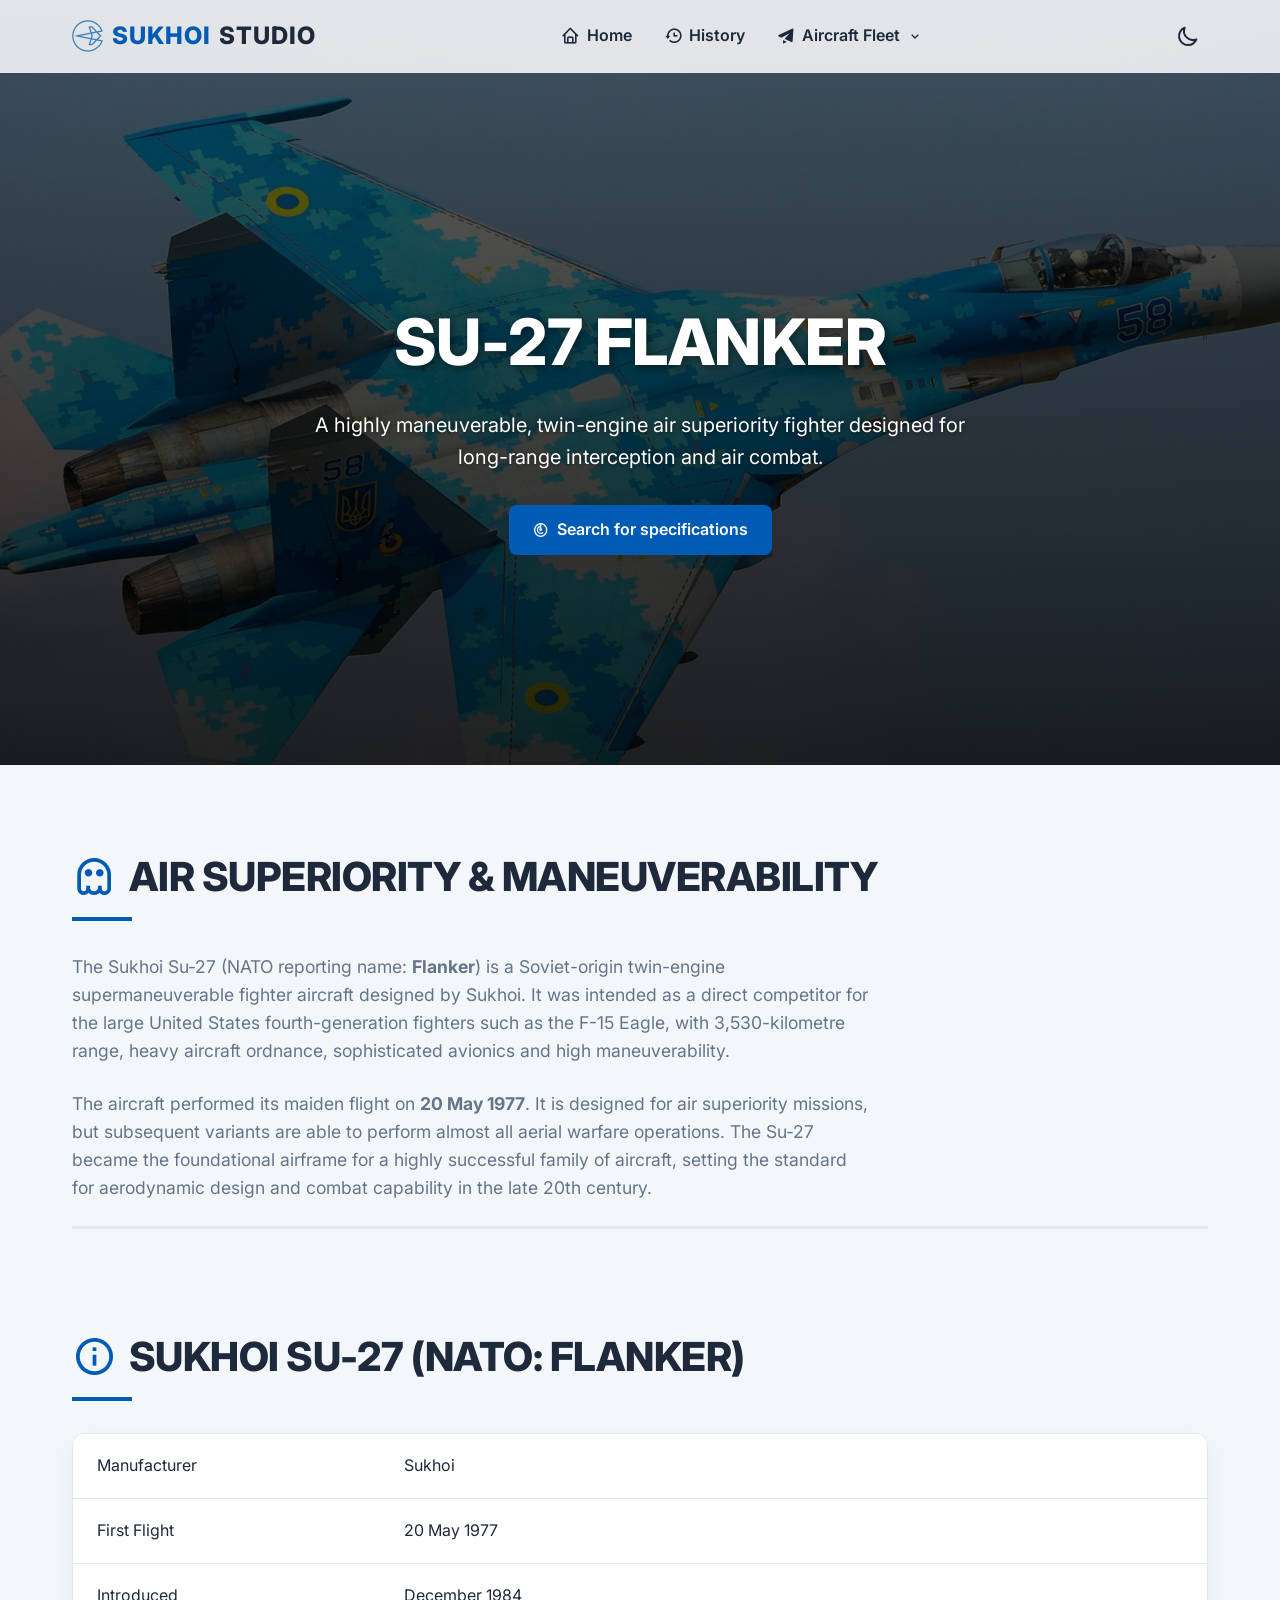
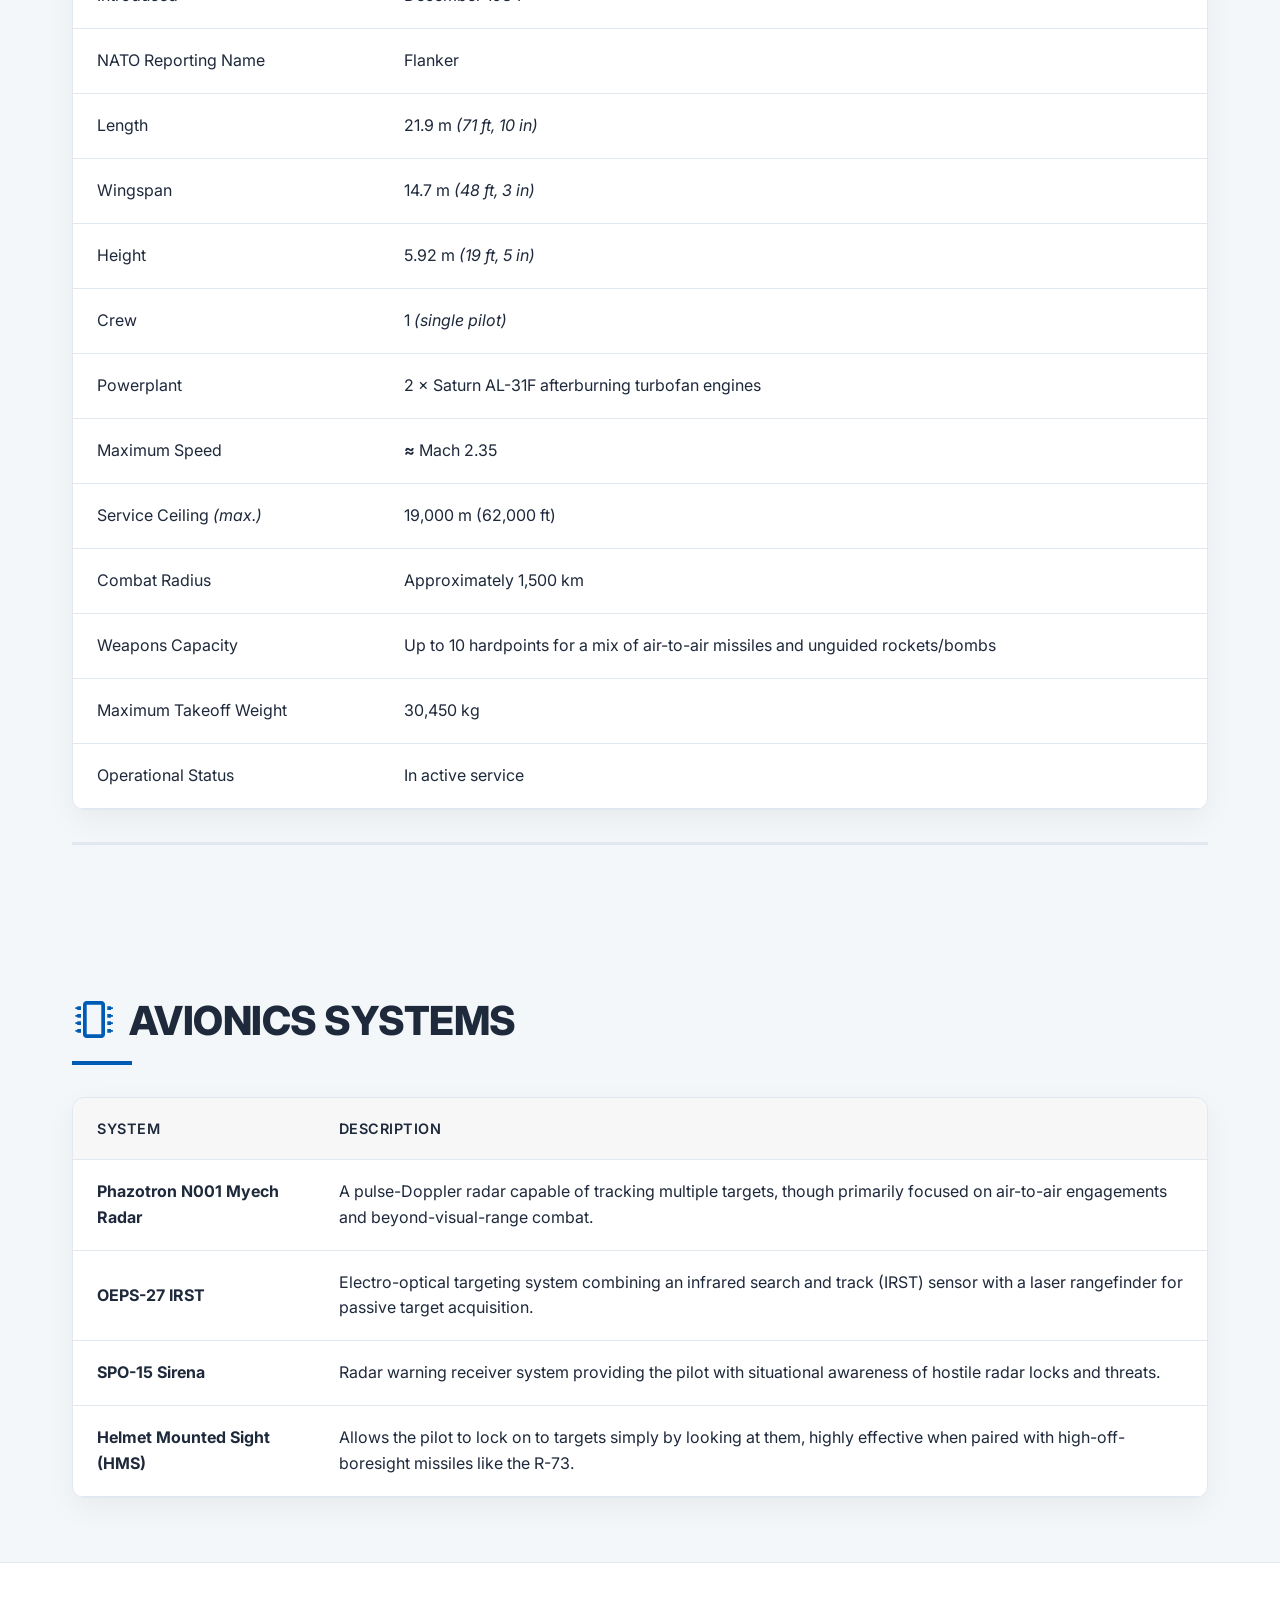
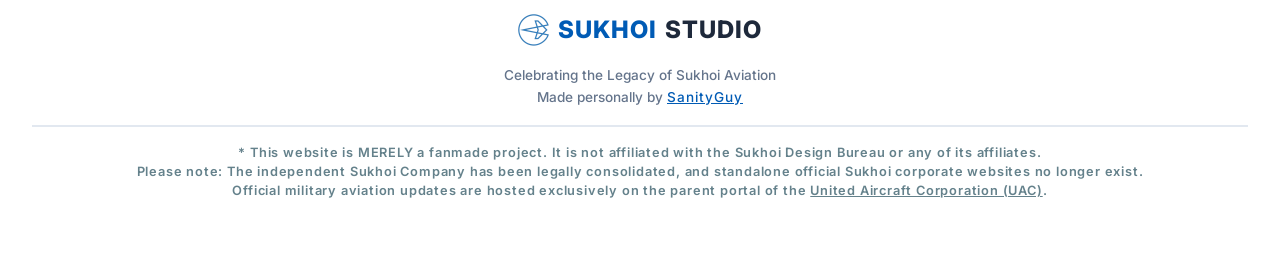
<file: subwebs/su27.html>
<!DOCTYPE html>
<html lang="en">
<head>
    <meta charset="UTF-8">
    <meta name="viewport" content="width=device-width, initial-scale=1.0">
    <title>Su-27 Flanker | Sukhoi Studio</title>
    <link rel="apple-touch-icon" sizes="180x180" href="../assets/apple-touch-icon.png">
    <link rel="icon" type="image/png" sizes="32x32" href="../assets/favicon-32x32.png">
    <link rel="icon" type="image/png" sizes="16x16" href="../assets/favicon-16x16.png">
    <link rel="manifest" href="../assets/site.webmanifest">
    
    <link href="https://fonts.googleapis.com/css2?family=Inter:wght@300;400;600;800&display=swap" rel="stylesheet">
    <link href="https://unpkg.com/boxicons@2.1.4/css/boxicons.min.css" rel="stylesheet">
    <link href="https://unpkg.com/aos@2.3.1/dist/aos.css" rel="stylesheet">
    <link rel="stylesheet" href="../style.css">
</head>
<body>
    <nav>
        <div class="nav-content">
            <div class="logo">
                <img src="../assets/favicon-32x32.png" alt="Sukhoi Studio Logo" class="logo-icon">
                <span class="logo-accent">SUKHOI</span> STUDIO
            </div>
            <ul class="nav-links">
                <li><a href="../index.html"><i class='bx bx-home'></i> Home</a></li>
                <li><a href="../history.html"><i class='bx bx-history'></i> History</a></li>
                <li class="dropdown-trigger">
                    <a href="#info" class="dropdown-link-title" aria-haspopup="true">
                        <i class='bx bxs-paper-plane'></i> Aircraft Fleet 
                        <i class='bx bx-chevron-down chevron-icon'></i>
                    </a>
                    <div class="dropdown-menu">
                        <div class="dropdown-grid">
                            <div class="dropdown-column featured-jet">
                                <div class="jet-tag">Flagship</div>
                                <h3>Su-57 Felon</h3>
                                <p>Russia's premier 5th-generation stealth air platform.</p>
                                <a href="su57.html" class="btn-dropdown">Explore Specs →</a>
                            </div>
                            <div class="dropdown-column">
                                <span class="column-title">4th Gen Legacy</span>
                                <ul class="submenu-links">
                                    <li><a href="su27.html"><i class='bx bx-shield-quarter'></i> Su-27 Flanker</a></li>
                                    <li><a href="su30.html"><i class='bx bx-crosshair'></i> Su-30 Multirole</a></li>
                                    <li><a href="su34.html"><i class='bx bx-target-lock'></i> Su-34 Fullback</a></li>
                                </ul>
                            </div>
                            <div class="dropdown-column">
                                <span class="column-title">Modern Fleet</span>
                                <ul class="submenu-links">
                                    <li><a href="su35.html"><i class='bx bxs-zap'></i> Su-35 Flanker-E</a></li>
                                    <li><a href="su47.html"><i class='bx bxs-component'></i> Su-47 Berkut</a></li>
                                    <li><a href="su75.html"><i class='bx bxs-hot'></i> Su-75 Checkmate</a></li>
                                </ul>
                            </div>
                        </div>
                    </div>
                </li>
            </ul>
            <button id="theme-toggle" aria-label="Toggle Dark Mode">
                <svg class="sun-icon" xmlns="http://www.w3.org/2000/svg" fill="none" stroke="currentColor" viewBox="0 0 24 24">
                    <path stroke-linecap="round" stroke-linejoin="round" stroke-width="2" d="M12 3v1m0 16v1m9-9h-1M4 12H3m15.364 6.364l-.707-.707M6.343 6.343l-.707-.707m12.728 0l-.707.707M6.343 17.657l-.707.707M16 12a4 4 0 11-8 0 4 4 0 018 0z"></path>
                </svg>
                <svg class="moon-icon" xmlns="http://www.w3.org/2000/svg" fill="none" stroke="currentColor" viewBox="0 0 24 24">
                    <path stroke-linecap="round" stroke-linejoin="round" stroke-width="2" d="M20.354 15.354A9 9 0 018.646 3.646 9.003 9.003 0 0012 21a9.003 9.003 0 008.354-5.646z"></path>
                </svg>
            </button>
        </div>
    </nav>

    <header class="hero su27">
        <div class="hero-text" data-aos="fade-up" data-aos-duration="1000">
            <h1>SU-27 FLANKER</h1>
            <p>A highly maneuverable, twin-engine air superiority fighter designed for long-range interception and air combat.</p>
            <a class="btn" href="#info"><i class="bx bx-radar"></i> Search for specifications</a>
        </div>
    </header>
    
    <div class="container">
        <section id="info" data-aos="fade-up" data-aos-duration="800">
            <div class="section-header">
                <h2><i class='bx bx-ghost'></i> Air Superiority & Maneuverability</h2>
                <div class="accent-line"></div>
            </div>
            <p>
                The Sukhoi Su-27 (NATO reporting name: <strong>Flanker</strong>) is a Soviet-origin twin-engine supermaneuverable fighter aircraft designed by Sukhoi. It was intended as a direct competitor for the large United States fourth-generation fighters such as the F-15 Eagle, with 3,530-kilometre range, heavy aircraft ordnance, sophisticated avionics and high maneuverability.
            </p>
            <p>
                The aircraft performed its maiden flight on <strong>20 May 1977</strong>. It is designed for air superiority missions, but subsequent variants are able to perform almost all aerial warfare operations. The Su-27 became the foundational airframe for a highly successful family of aircraft, setting the standard for aerodynamic design and combat capability in the late 20th century.
            </p>
        </section>
        
        <div class="section-line"></div>

        <section data-aos="fade-up" data-aos-duration="800">
            <div class="section-header" data-aos="fade-up" data-aos-duration="800">
                <h2><i class='bx bx-info-circle'></i> Sukhoi Su-27 (NATO: Flanker)</h2>
                <div class="accent-line"></div>
            </div>
            <div class="table-container">
                <table>
                    <tr>
                    <td>Manufacturer</td>
                    <td>Sukhoi</td>
                    </tr>
                    <tr>
                    <td>First Flight</td>
                    <td>20 May 1977</td>
                    </tr>
                    <tr>
                    <td>Introduced</td>
                    <td>December 1984</td>
                    </tr>
                    <tr>
                    <td>NATO Reporting Name</td>
                    <td>Flanker</td>
                    </tr>
                    <tr>
                    <td>Length</td>
                    <td>21.9 m <i>(71 ft, 10 in)</i></td>
                    </tr>
                    <tr>
                    <td>Wingspan</td>
                    <td>14.7 m <i>(48 ft, 3 in)</i></td>
                    </tr>
                    <tr>
                    <td>Height</td>
                    <td>5.92 m <i>(19 ft, 5 in)</i></td>
                    </tr>
                    <tr>
                    <td>Crew</td>
                    <td>1 <i>(single pilot)</i></td>
                    </tr>
                    <tr>
                    <td>Powerplant</td>
                    <td>2 × Saturn AL-31F afterburning turbofan engines</td>
                    </tr>
                    <tr>
                    <td>Maximum Speed</td>
                    <td><strong>≈</strong> Mach 2.35</td>
                    </tr>
                    <tr>
                    <td>Service Ceiling <i>(max.)</i></td>
                    <td>19,000 m (62,000 ft)</td>
                    </tr>
                    <tr>
                    <td>Combat Radius</td>
                    <td>Approximately 1,500 km</td>
                    </tr>
                    <tr>
                    <td>Weapons Capacity</td>
                    <td>Up to 10 hardpoints for a mix of air-to-air missiles and unguided rockets/bombs</td>
                    </tr>
                    <tr>
                    <td>Maximum Takeoff Weight</td>
                    <td>30,450 kg</td>
                    </tr>
                    <tr>
                    <td>Operational Status</td>
                    <td>In active service</td>
                    </tr>
                </table>
            </div>
        </section>

        <div class="section-line-padding"></div>

        <section data-aos="fade-up" data-aos-duration="800">
            <div class="section-header">
                <h2><i class='bx bx-microchip'></i> Avionics Systems</h2>
                <div class="accent-line"></div>
            </div>
            <div class="table-container">
                <table>
                    <thead>
                        <tr>
                            <th>System</th>
                            <th>Description</th>
                        </tr>
                    </thead>
                    <tbody>
                        <tr>
                        <td><strong>Phazotron N001 Myech Radar</strong></td>
                        <td>A pulse-Doppler radar capable of tracking multiple targets, though primarily focused on air-to-air engagements and beyond-visual-range combat.</td>
                        </tr>
                        <tr>
                        <td><strong>OEPS-27 IRST</strong></td>
                        <td>Electro-optical targeting system combining an infrared search and track (IRST) sensor with a laser rangefinder for passive target acquisition.</td>
                        </tr>
                        <tr>
                        <td><strong>SPO-15 Sirena</strong></td>
                        <td>Radar warning receiver system providing the pilot with situational awareness of hostile radar locks and threats.</td>
                        </tr>
                        <tr>
                        <td><strong>Helmet Mounted Sight (HMS)</strong></td>
                        <td>Allows the pilot to lock on to targets simply by looking at them, highly effective when paired with high-off-boresight missiles like the R-73.</td>
                        </tr>
                    </tbody>
                </table>
            </div>
        </section>
    </div>

    <footer>
    <div class="footer-content">
        <div class="logo"><img src="../assets/favicon-32x32.png" alt="Logo" class="logo-icon"> <span class="logo-accent">SUKHOI</span> STUDIO</div>
        <p>Celebrating the Legacy of Sukhoi Aviation</p>
        <p>Made personally by <a href="https://github.com" target="_blank" id="github">SanityGuy</a></p>
        <div class="footer-line"></div>
        <p id="warning">
            * This website is MERELY a fanmade project. It is not affiliated with the Sukhoi Design Bureau or any of its affiliates.<br>
            Please note: The independent Sukhoi Company has been legally consolidated, and standalone official Sukhoi corporate websites no longer exist. <br>
            Official military aviation updates are hosted exclusively on the parent portal of the <a href="https://uacrussia.ru/en/" target="_blank">United Aircraft Corporation (UAC)</a>.
        </p>
    </div>
    </footer>

    <script src="https://unpkg.com/aos@2.3.1/dist/aos.js"></script>
    <script src="../script.js"></script>
</body>
</html>
</file>
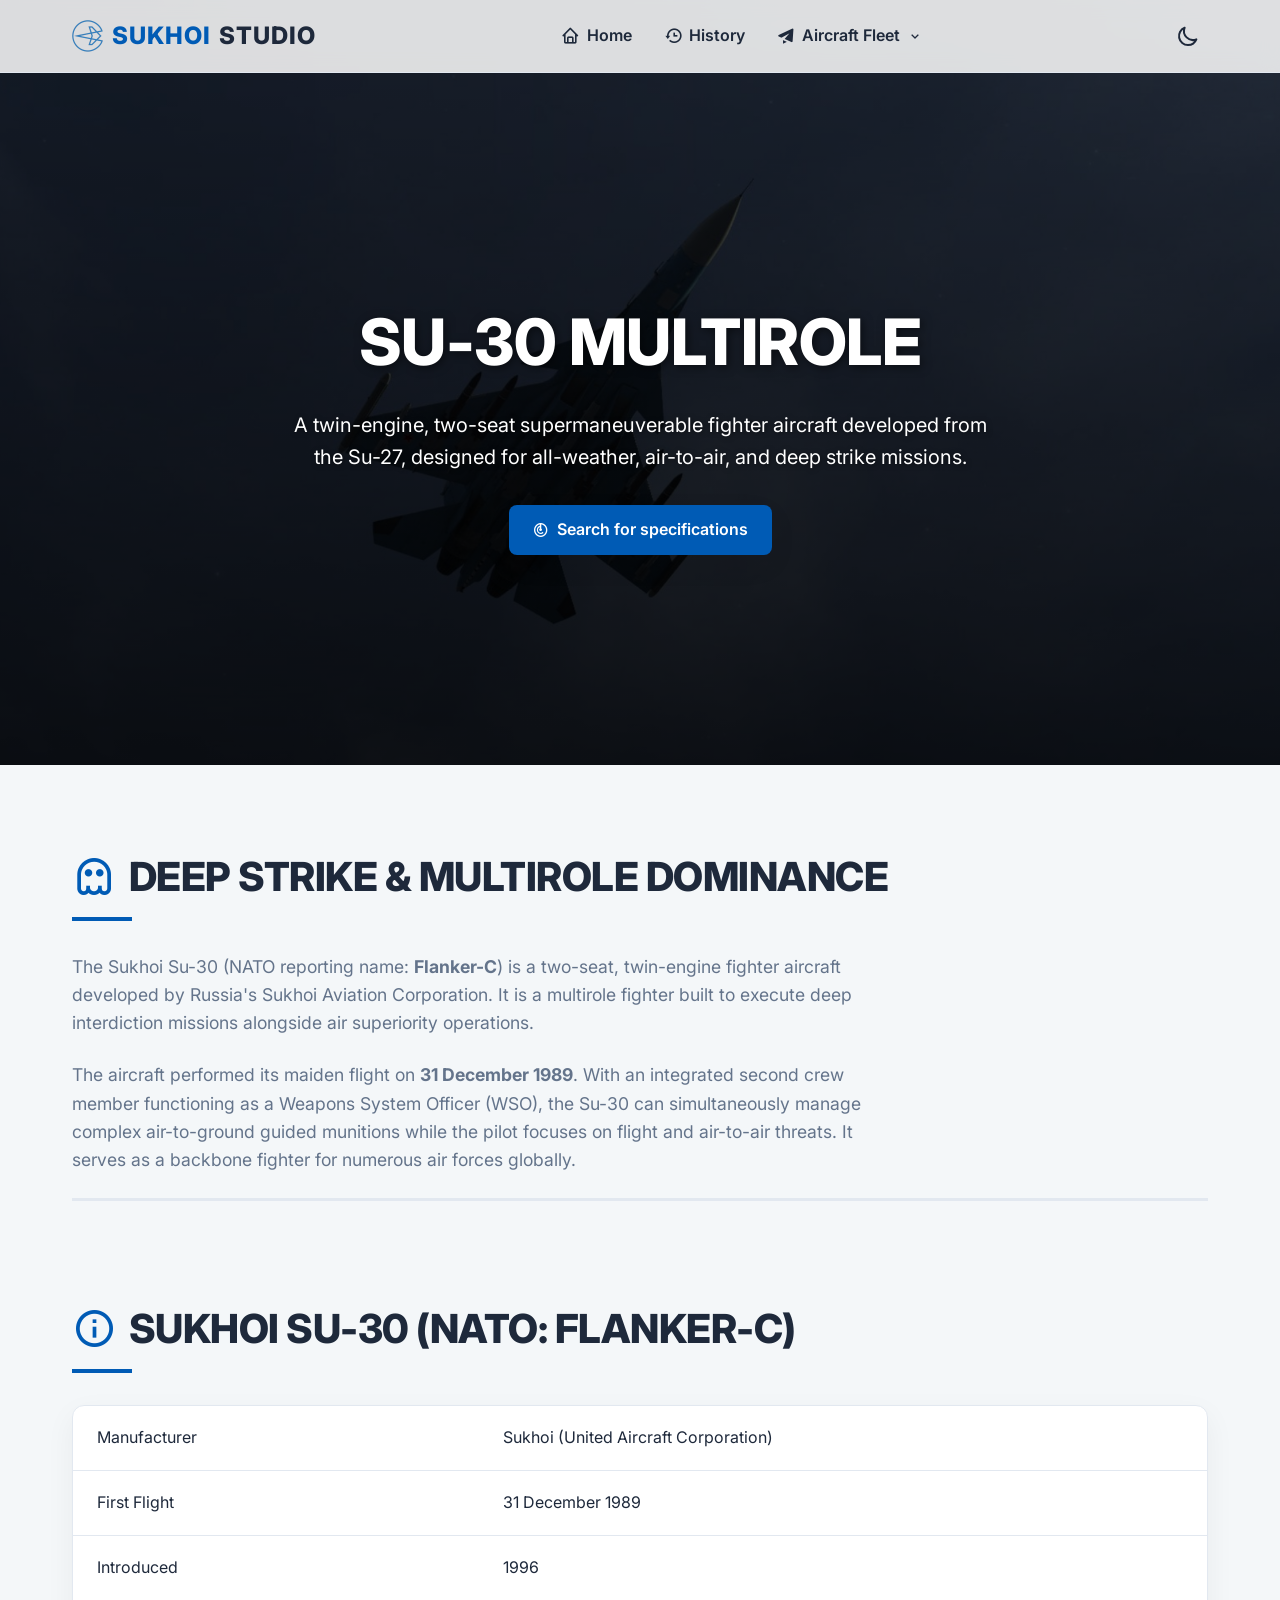
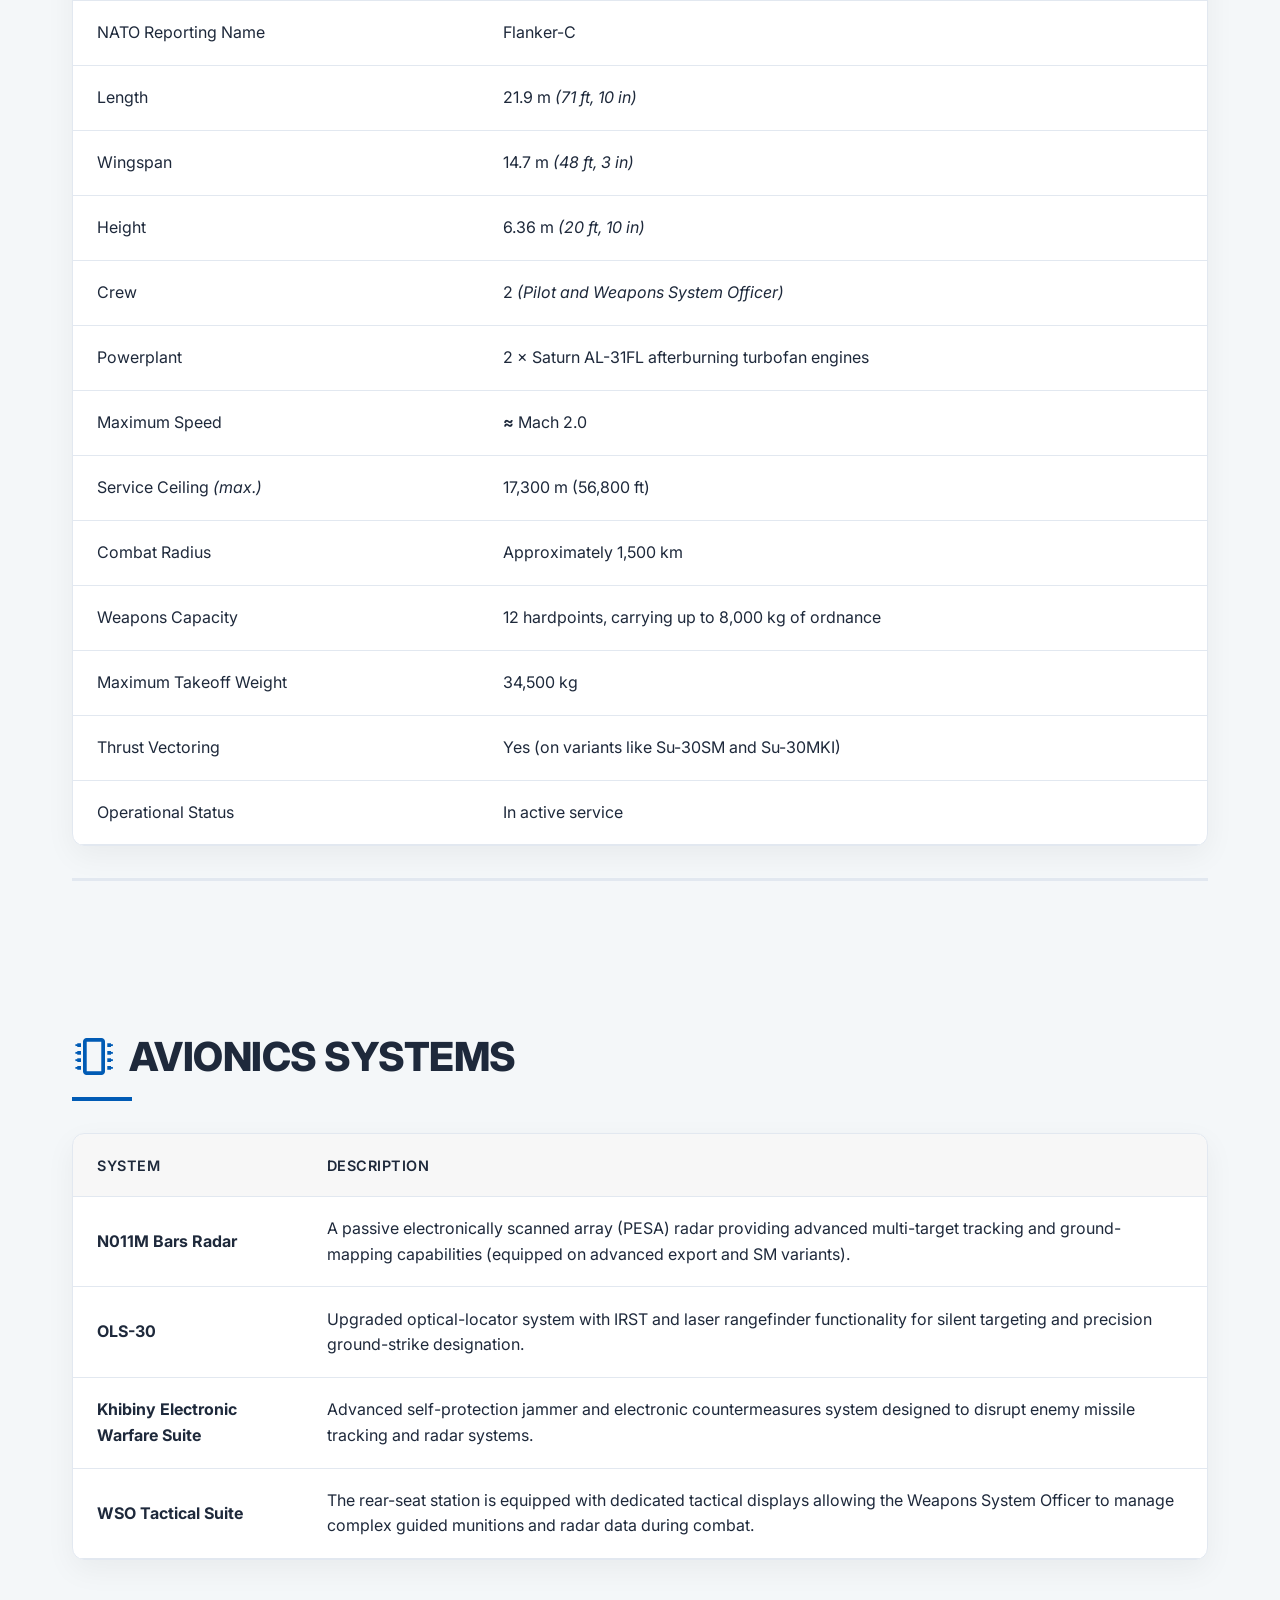
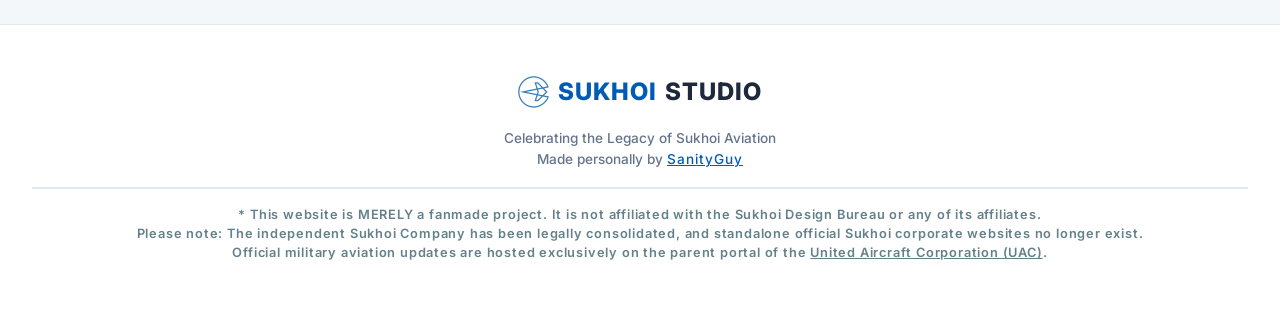
<file: subwebs/su30.html>
<!DOCTYPE html>
<html lang="en">
<head>
    <meta charset="UTF-8">
    <meta name="viewport" content="width=device-width, initial-scale=1.0">
    <title>Su-30 Multirole | Sukhoi Studio</title>
    <link rel="apple-touch-icon" sizes="180x180" href="../assets/apple-touch-icon.png">
    <link rel="icon" type="image/png" sizes="32x32" href="../assets/favicon-32x32.png">
    <link rel="icon" type="image/png" sizes="16x16" href="../assets/favicon-16x16.png">
    <link rel="manifest" href="../assets/site.webmanifest">

    <link href="https://fonts.googleapis.com/css2?family=Inter:wght@300;400;600;800&display=swap" rel="stylesheet">
    <link href="https://unpkg.com/boxicons@2.1.4/css/boxicons.min.css" rel="stylesheet">
    <link href="https://unpkg.com/aos@2.3.1/dist/aos.css" rel="stylesheet">
    <link rel="stylesheet" href="../style.css">
</head>
<body>
    <nav>
        <div class="nav-content">
            <div class="logo">
                <img src="../assets/favicon-32x32.png" alt="Sukhoi Studio Logo" class="logo-icon">
                <span class="logo-accent">SUKHOI</span> STUDIO
            </div>
            <ul class="nav-links">
                <li><a href="../index.html"><i class='bx bx-home'></i> Home</a></li>
                <li><a href="../history.html"><i class='bx bx-history'></i> History</a></li>

                <li class="dropdown-trigger">
                    <a href="#info" class="dropdown-link-title" aria-haspopup="true">
                        <i class='bx bxs-paper-plane'></i> Aircraft Fleet 
                        <i class='bx bx-chevron-down chevron-icon'></i>
                    </a>
                    <div class="dropdown-menu">
                        <div class="dropdown-grid">

                            <div class="dropdown-column featured-jet">
                                <div class="jet-tag">Flagship</div>
                                <h3>Su-57 Felon</h3>
                                <p>Russia's premier 5th-generation stealth air platform.</p>
                                <a href="su57.html" class="btn-dropdown">Explore Specs →</a>
                            </div>

                            <div class="dropdown-column">
                                <span class="column-title">4th Gen Legacy</span>
                                <ul class="submenu-links">
                                    <li><a href="su27.html"><i class='bx bx-shield-quarter'></i> Su-27 Flanker</a></li>
                                    <li><a href="su30.html"><i class='bx bx-crosshair'></i> Su-30 Multirole</a></li>
                                    <li><a href="su34.html"><i class='bx bx-target-lock'></i> Su-34 Fullback</a></li>
                                </ul>
                            </div>

                            <div class="dropdown-column">
                                <span class="column-title">Modern Fleet</span>
                                <ul class="submenu-links">
                                    <li><a href="su35.html"><i class='bx bxs-zap'></i> Su-35 Flanker-E</a></li>
                                    <li><a href="su47.html"><i class='bx bxs-component'></i> Su-47 Berkut</a></li>
                                    <li><a href="su75.html"><i class='bx bxs-hot'></i> Su-75 Checkmate</a></li>
                                </ul>
                            </div>
                        </div>
                    </div>
                </li>
            </ul>
            <button id="theme-toggle" aria-label="Toggle Dark Mode">
                <svg class="sun-icon" xmlns="[http://www.w3.org/2000/svg](http://www.w3.org/2000/svg)" fill="none" stroke="currentColor" viewBox="0 0 24 24">
                    <path stroke-linecap="round" stroke-linejoin="round" stroke-width="2" d="M12 3v1m0 16v1m9-9h-1M4 12H3m15.364 6.364l-.707-.707M6.343 6.343l-.707-.707m12.728 0l-.707.707M6.343 17.657l-.707.707M16 12a4 4 0 11-8 0 4 4 0 018 0z"></path>
                </svg>
                <svg class="moon-icon" xmlns="[http://www.w3.org/2000/svg](http://www.w3.org/2000/svg)" fill="none" stroke="currentColor" viewBox="0 0 24 24">
                    <path stroke-linecap="round" stroke-linejoin="round" stroke-width="2" d="M20.354 15.354A9 9 0 018.646 3.646 9.003 9.003 0 0012 21a9.003 9.003 0 008.354-5.646z"></path>
                </svg>
            </button>
        </div>
    </nav>

    <header class="hero su30">
        <div class="hero-text" data-aos="fade-up" data-aos-duration="1000">
            <h1>SU-30 MULTIROLE</h1>
            <p>A twin-engine, two-seat supermaneuverable fighter aircraft developed from the Su-27, designed for all-weather, air-to-air, and deep strike missions.</p>
            <a class="btn" href="#info"><i class="bx bx-radar"></i> Search for specifications</a>
        </div>
    </header>
    
    <div class="container">
        <section id="info" data-aos="fade-up" data-aos-duration="800">
            <div class="section-header">
                <h2><i class='bx bx-ghost'></i> Deep Strike & Multirole Dominance</h2>
                <div class="accent-line"></div>
            </div>
            <p>
                The Sukhoi Su-30 (NATO reporting name: <strong>Flanker-C</strong>) is a two-seat, twin-engine fighter aircraft developed by Russia's Sukhoi Aviation Corporation. It is a multirole fighter built to execute deep interdiction missions alongside air superiority operations.
            </p>

            <p>
                The aircraft performed its maiden flight on
                <strong>31 December 1989</strong>.
                With an integrated second crew member functioning as a Weapons System Officer (WSO), the Su-30 can simultaneously manage complex air-to-ground guided munitions while the pilot focuses on flight and air-to-air threats. It serves as a backbone fighter for numerous air forces globally.
            </p>
        </section>
        
        <div class="section-line"></div>

        <section data-aos="fade-up" data-aos-duration="800">
            <div class="section-header" data-aos="fade-up" data-aos-duration="800">
                <h2><i class='bx bx-info-circle'></i> Sukhoi Su-30 (NATO: Flanker-C)</h2>
                <div class="accent-line"></div>
            </div>
            <div class="table-container">
                <table>
                    <tr>
                    <td>Manufacturer</td>
                    <td>Sukhoi (United Aircraft Corporation)</td>
                    </tr>

                    <tr>
                    <td>First Flight</td>
                    <td>31 December 1989</td>
                    </tr>

                    <tr>
                    <td>Introduced</td>
                    <td>1996</td>
                    </tr>

                    <tr>
                    <td>NATO Reporting Name</td>
                    <td>Flanker-C</td>
                    </tr>

                    <tr>
                    <td>Length</td>
                    <td>21.9 m <i>(71 ft, 10 in)</i></td>
                    </tr>

                    <tr>
                    <td>Wingspan</td>
                    <td>14.7 m <i>(48 ft, 3 in)</i></td>
                    </tr>

                    <tr>
                    <td>Height</td>
                    <td>6.36 m <i>(20 ft, 10 in)</i></td>
                    </tr>

                    <tr>
                    <td>Crew</td>
                    <td>2 <i>(Pilot and Weapons System Officer)</i></td>
                    </tr>

                    <tr>
                    <td>Powerplant</td>
                    <td>2 × Saturn AL-31FL afterburning turbofan engines</td>
                    </tr>

                    <tr>
                    <td>Maximum Speed</td>
                    <td><strong>≈</strong> Mach 2.0</td>
                    </tr>

                    <tr>
                    <td>Service Ceiling <i>(max.)</i></td>
                    <td>17,300 m (56,800 ft)</td>
                    </tr>

                    <tr>
                    <td>Combat Radius</td>
                    <td>Approximately 1,500 km</td>
                    </tr>

                    <tr>
                    <td>Weapons Capacity</td>
                    <td>12 hardpoints, carrying up to 8,000 kg of ordnance</td>
                    </tr>

                    <tr>
                    <td>Maximum Takeoff Weight</td>
                    <td>34,500 kg</td>
                    </tr>

                    <tr>
                    <td>Thrust Vectoring</td>
                    <td>Yes (on variants like Su-30SM and Su-30MKI)</td>
                    </tr>

                    <tr>
                    <td>Operational Status</td>
                    <td>In active service</td>
                    </tr>
                </table>
            </div>
        </section>

        <div class="section-line-padding"></div>

        <section data-aos="fade-up" data-aos-duration="800">
            <div class="section-header">
                <h2><i class='bx bx-microchip'></i> Avionics Systems</h2>
                <div class="accent-line"></div>
            </div>
            <div class="table-container">
                <table>
                    <thead>
                        <tr>
                            <th>System</th>
                            <th>Description</th>
                        </tr>
                    </thead>
                    <tbody>
                        <tr>
                        <td><strong>N011M Bars Radar</strong></td>
                        <td>A passive electronically scanned array (PESA) radar providing advanced multi-target tracking and ground-mapping capabilities (equipped on advanced export and SM variants).</td>
                        </tr>

                        <tr>
                        <td><strong>OLS-30</strong></td>
                        <td>Upgraded optical-locator system with IRST and laser rangefinder functionality for silent targeting and precision ground-strike designation.</td>
                        </tr>

                        <tr>
                        <td><strong>Khibiny Electronic Warfare Suite</strong></td>
                        <td>Advanced self-protection jammer and electronic countermeasures system designed to disrupt enemy missile tracking and radar systems.</td>
                        </tr>

                        <tr>
                        <td><strong>WSO Tactical Suite</strong></td>
                        <td>The rear-seat station is equipped with dedicated tactical displays allowing the Weapons System Officer to manage complex guided munitions and radar data during combat.</td>
                        </tr>
                    </tbody>
                </table>
            </div>
        </section>
    </div>

    <footer>
    <div class="footer-content">
        <div class="logo"><img src="../assets/favicon-32x32.png" alt="Logo" class="logo-icon"> <span class="logo-accent">SUKHOI</span> STUDIO</div>
        <p>Celebrating the Legacy of Sukhoi Aviation</p>
        <p>Made personally by <a href="[https://github.com](https://github.com)" target="_blank" id="github">SanityGuy</a></p>
        <div class="footer-line"></div>
        <p id="warning">
            * This website is MERELY a fanmade project. It is not affiliated with the Sukhoi Design Bureau or any of its affiliates.<br>
            Please note: The independent Sukhoi Company has been legally consolidated, and standalone official Sukhoi corporate websites no longer exist. <br>
            Official military aviation updates are hosted exclusively on the parent portal of the <a href="[https://uacrussia.ru/en/](https://uacrussia.ru/en/)" target="_blank">United Aircraft Corporation (UAC)</a>.
        </p>
    </div>
    </footer>

    <script src="https://unpkg.com/aos@2.3.1/dist/aos.js"></script>
    <script src="../script.js"></script>
</body>
</html>
</file>
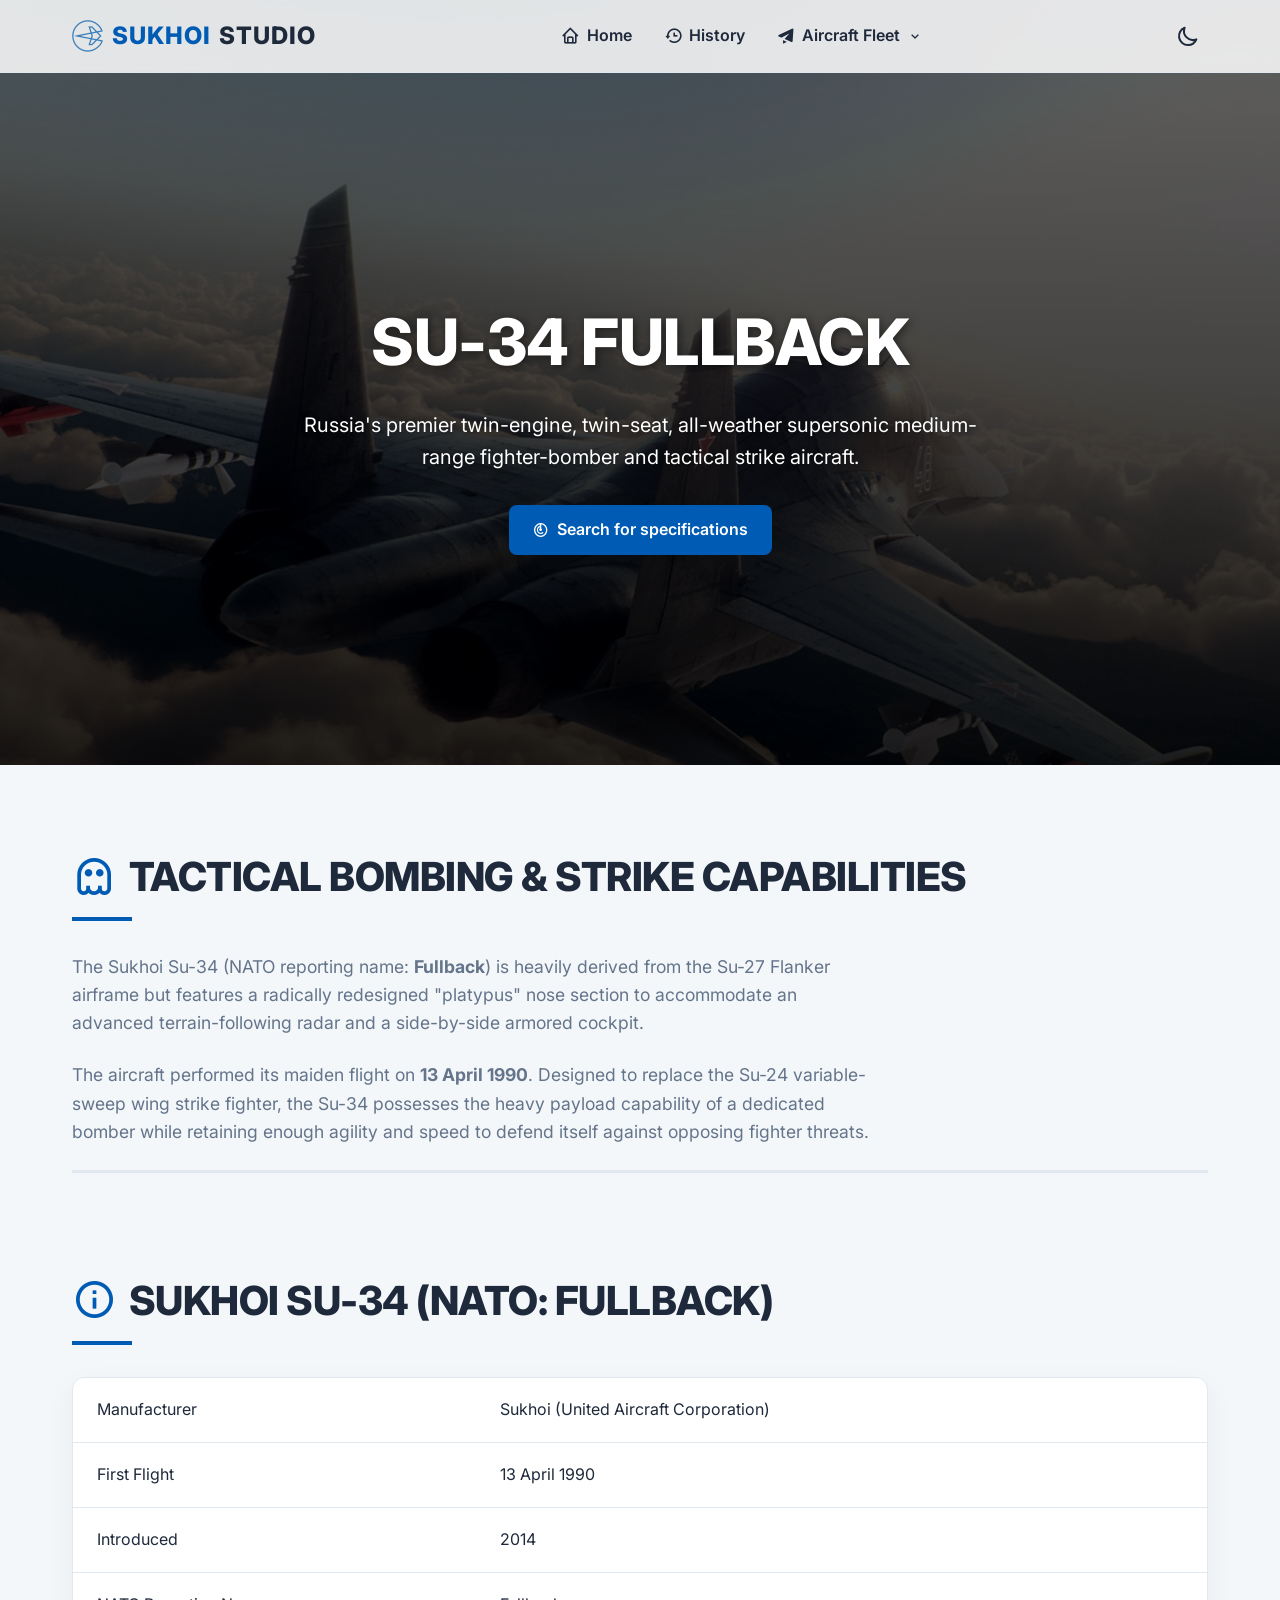
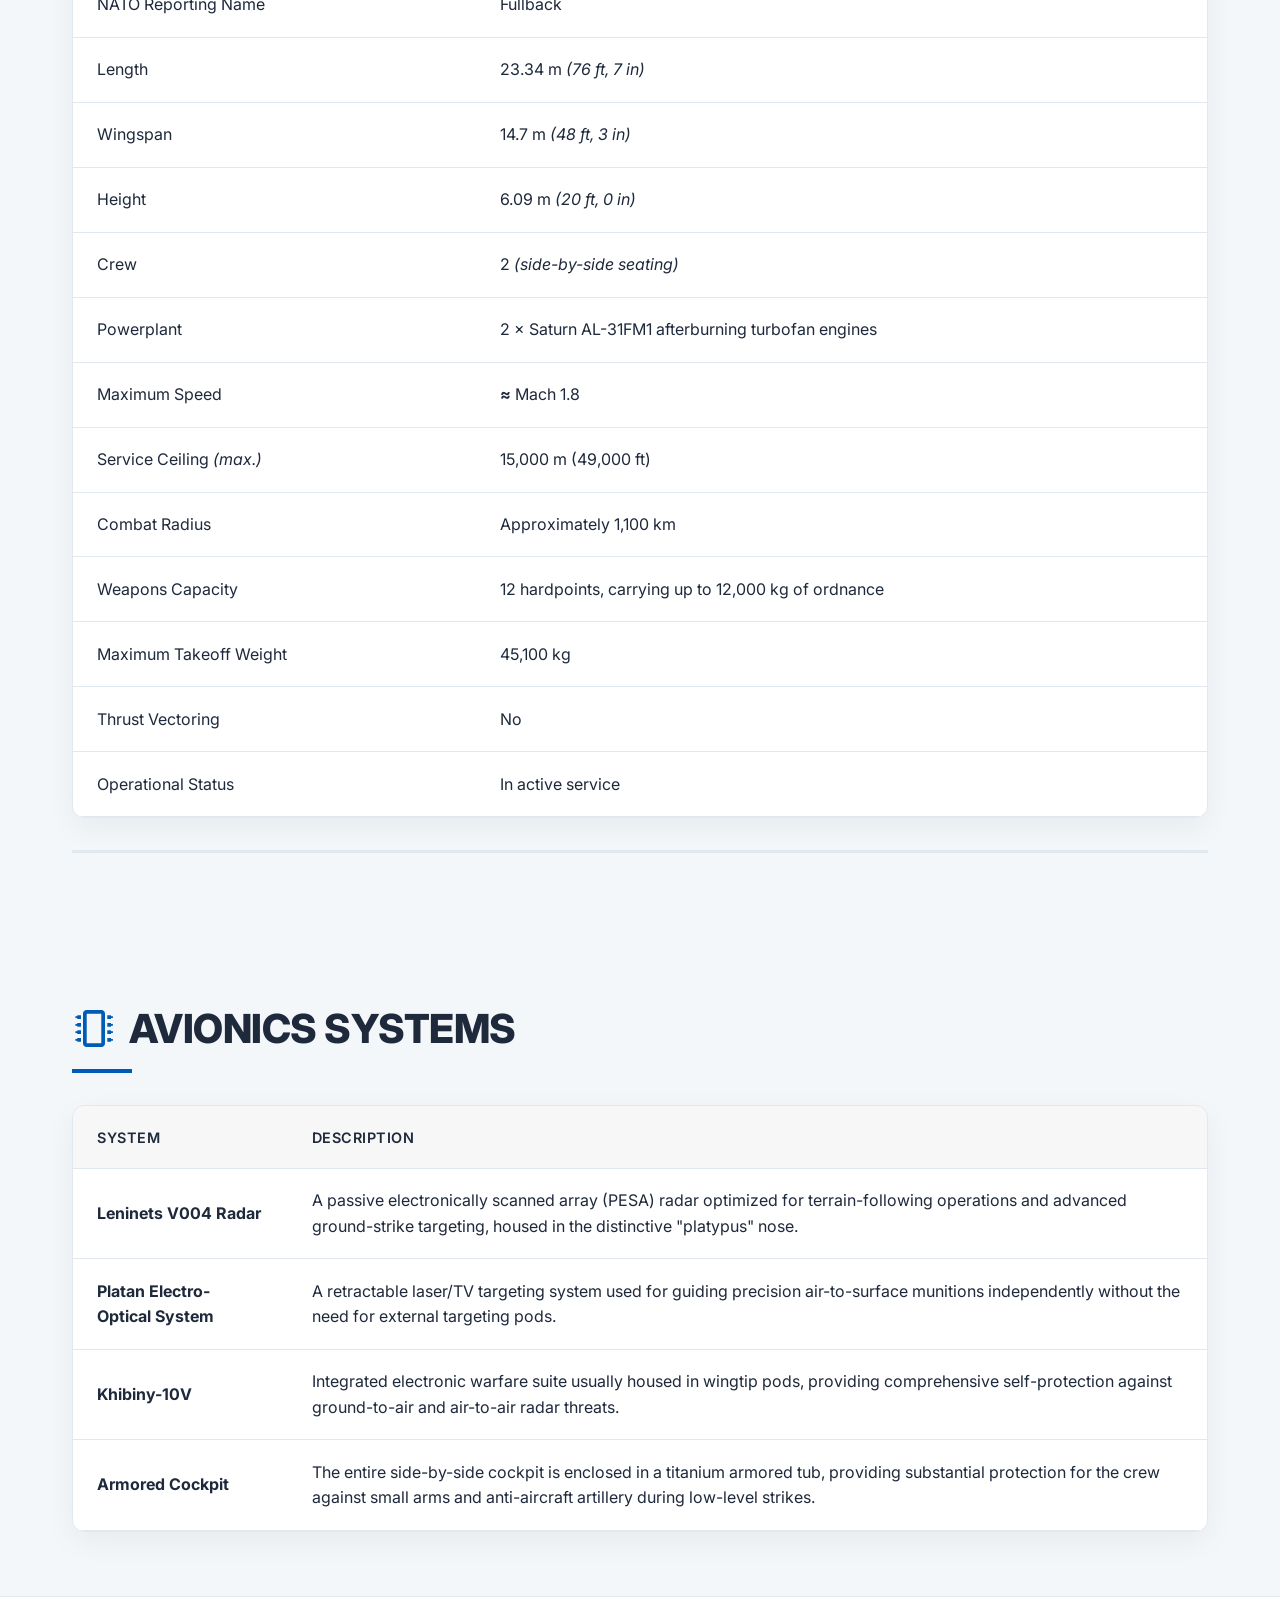
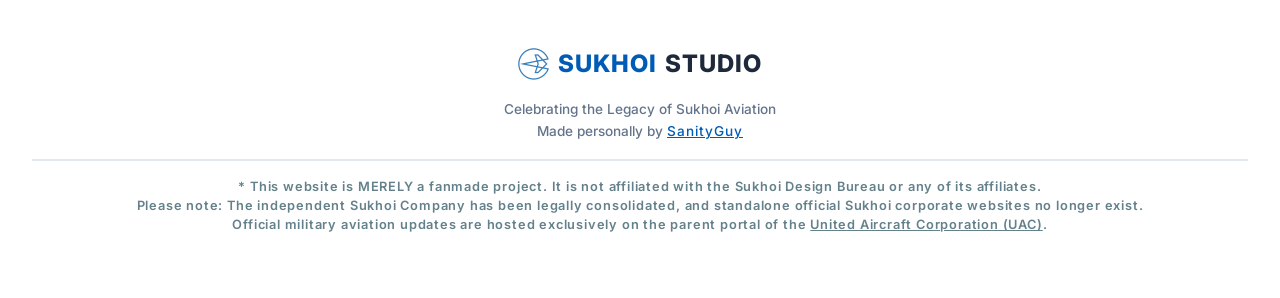
<file: subwebs/su34.html>
<!DOCTYPE html>
<html lang="en">
<head>
    <meta charset="UTF-8">
    <meta name="viewport" content="width=device-width, initial-scale=1.0">
    <title>Su-34 Fullback | Sukhoi Studio</title>
    <link rel="apple-touch-icon" sizes="180x180" href="../assets/apple-touch-icon.png">
    <link rel="icon" type="image/png" sizes="32x32" href="../assets/favicon-32x32.png">
    <link rel="icon" type="image/png" sizes="16x16" href="../assets/favicon-16x16.png">
    <link rel="manifest" href="../assets/site.webmanifest">

    <link href="https://fonts.googleapis.com/css2?family=Inter:wght@300;400;600;800&display=swap" rel="stylesheet">
    <link href="https://unpkg.com/boxicons@2.1.4/css/boxicons.min.css" rel="stylesheet">
    <link href="https://unpkg.com/aos@2.3.1/dist/aos.css" rel="stylesheet">
    <link rel="stylesheet" href="../style.css">
</head>
<body>
    <nav>
        <div class="nav-content">
            <div class="logo">
                <img src="../assets/favicon-32x32.png" alt="Sukhoi Studio Logo" class="logo-icon">
                <span class="logo-accent">SUKHOI</span> STUDIO
            </div>
            <ul class="nav-links">
                <li><a href="../index.html"><i class='bx bx-home'></i> Home</a></li>
                <li><a href="../history.html"><i class='bx bx-history'></i> History</a></li>

                <li class="dropdown-trigger">
                    <a href="#info" class="dropdown-link-title" aria-haspopup="true">
                        <i class='bx bxs-paper-plane'></i> Aircraft Fleet 
                        <i class='bx bx-chevron-down chevron-icon'></i>
                    </a>
                    <div class="dropdown-menu">
                        <div class="dropdown-grid">

                            <div class="dropdown-column featured-jet">
                                <div class="jet-tag">Flagship</div>
                                <h3>Su-57 Felon</h3>
                                <p>Russia's premier 5th-generation stealth air platform.</p>
                                <a href="su57.html" class="btn-dropdown">Explore Specs →</a>
                            </div>

                            <div class="dropdown-column">
                                <span class="column-title">4th Gen Legacy</span>
                                <ul class="submenu-links">
                                    <li><a href="su27.html"><i class='bx bx-shield-quarter'></i> Su-27 Flanker</a></li>
                                    <li><a href="su30.html"><i class='bx bx-crosshair'></i> Su-30 Multirole</a></li>
                                    <li><a href="su34.html"><i class='bx bx-target-lock'></i> Su-34 Fullback</a></li>
                                </ul>
                            </div>

                            <div class="dropdown-column">
                                <span class="column-title">Modern Fleet</span>
                                <ul class="submenu-links">
                                    <li><a href="su35.html"><i class='bx bxs-zap'></i> Su-35 Flanker-E</a></li>
                                    <li><a href="su47.html"><i class='bx bxs-component'></i> Su-47 Berkut</a></li>
                                    <li><a href="su75.html"><i class='bx bxs-hot'></i> Su-75 Checkmate</a></li>
                                </ul>
                            </div>
                        </div>
                    </div>
                </li>
            </ul>
            <button id="theme-toggle" aria-label="Toggle Dark Mode">
                <svg class="sun-icon" xmlns="[http://www.w3.org/2000/svg](http://www.w3.org/2000/svg)" fill="none" stroke="currentColor" viewBox="0 0 24 24">
                    <path stroke-linecap="round" stroke-linejoin="round" stroke-width="2" d="M12 3v1m0 16v1m9-9h-1M4 12H3m15.364 6.364l-.707-.707M6.343 6.343l-.707-.707m12.728 0l-.707.707M6.343 17.657l-.707.707M16 12a4 4 0 11-8 0 4 4 0 018 0z"></path>
                </svg>
                <svg class="moon-icon" xmlns="[http://www.w3.org/2000/svg](http://www.w3.org/2000/svg)" fill="none" stroke="currentColor" viewBox="0 0 24 24">
                    <path stroke-linecap="round" stroke-linejoin="round" stroke-width="2" d="M20.354 15.354A9 9 0 018.646 3.646 9.003 9.003 0 0012 21a9.003 9.003 0 008.354-5.646z"></path>
                </svg>
            </button>
        </div>
    </nav>

    <header class="hero su34">
        <div class="hero-text" data-aos="fade-up" data-aos-duration="1000">
            <h1>SU-34 FULLBACK</h1>
            <p>Russia's premier twin-engine, twin-seat, all-weather supersonic medium-range fighter-bomber and tactical strike aircraft.</p>
            <a class="btn" href="#info"><i class="bx bx-radar"></i> Search for specifications</a>
        </div>
    </header>
    
    <div class="container">
        <section id="info" data-aos="fade-up" data-aos-duration="800">
            <div class="section-header">
                <h2><i class='bx bx-ghost'></i> Tactical Bombing & Strike Capabilities</h2>
                <div class="accent-line"></div>
            </div>
            <p>
                The Sukhoi Su-34 (NATO reporting name: <strong>Fullback</strong>) is heavily derived from the Su-27 Flanker airframe but features a radically redesigned "platypus" nose section to accommodate an advanced terrain-following radar and a side-by-side armored cockpit.
            </p>

            <p>
                The aircraft performed its maiden flight on
                <strong>13 April 1990</strong>.
                Designed to replace the Su-24 variable-sweep wing strike fighter, the Su-34 possesses the heavy payload capability of a dedicated bomber while retaining enough agility and speed to defend itself against opposing fighter threats.
            </p>
        </section>
        
        <div class="section-line"></div>

        <section data-aos="fade-up" data-aos-duration="800">
            <div class="section-header" data-aos="fade-up" data-aos-duration="800">
                <h2><i class='bx bx-info-circle'></i> Sukhoi Su-34 (NATO: Fullback)</h2>
                <div class="accent-line"></div>
            </div>
            <div class="table-container">
                <table>
                    <tr>
                    <td>Manufacturer</td>
                    <td>Sukhoi (United Aircraft Corporation)</td>
                    </tr>

                    <tr>
                    <td>First Flight</td>
                    <td>13 April 1990</td>
                    </tr>

                    <tr>
                    <td>Introduced</td>
                    <td>2014</td>
                    </tr>

                    <tr>
                    <td>NATO Reporting Name</td>
                    <td>Fullback</td>
                    </tr>

                    <tr>
                    <td>Length</td>
                    <td>23.34 m <i>(76 ft, 7 in)</i></td>
                    </tr>

                    <tr>
                    <td>Wingspan</td>
                    <td>14.7 m <i>(48 ft, 3 in)</i></td>
                    </tr>

                    <tr>
                    <td>Height</td>
                    <td>6.09 m <i>(20 ft, 0 in)</i></td>
                    </tr>

                    <tr>
                    <td>Crew</td>
                    <td>2 <i>(side-by-side seating)</i></td>
                    </tr>

                    <tr>
                    <td>Powerplant</td>
                    <td>2 × Saturn AL-31FM1 afterburning turbofan engines</td>
                    </tr>

                    <tr>
                    <td>Maximum Speed</td>
                    <td><strong>≈</strong> Mach 1.8</td>
                    </tr>

                    <tr>
                    <td>Service Ceiling <i>(max.)</i></td>
                    <td>15,000 m (49,000 ft)</td>
                    </tr>

                    <tr>
                    <td>Combat Radius</td>
                    <td>Approximately 1,100 km</td>
                    </tr>

                    <tr>
                    <td>Weapons Capacity</td>
                    <td>12 hardpoints, carrying up to 12,000 kg of ordnance</td>
                    </tr>

                    <tr>
                    <td>Maximum Takeoff Weight</td>
                    <td>45,100 kg</td>
                    </tr>

                    <tr>
                    <td>Thrust Vectoring</td>
                    <td>No</td>
                    </tr>

                    <tr>
                    <td>Operational Status</td>
                    <td>In active service</td>
                    </tr>
                </table>
            </div>
        </section>

        <div class="section-line-padding"></div>

        <section data-aos="fade-up" data-aos-duration="800">
            <div class="section-header">
                <h2><i class='bx bx-microchip'></i> Avionics Systems</h2>
                <div class="accent-line"></div>
            </div>
            <div class="table-container">
                <table>
                    <thead>
                        <tr>
                            <th>System</th>
                            <th>Description</th>
                        </tr>
                    </thead>
                    <tbody>
                        <tr>
                        <td><strong>Leninets V004 Radar</strong></td>
                        <td>A passive electronically scanned array (PESA) radar optimized for terrain-following operations and advanced ground-strike targeting, housed in the distinctive "platypus" nose.</td>
                        </tr>

                        <tr>
                        <td><strong>Platan Electro-Optical System</strong></td>
                        <td>A retractable laser/TV targeting system used for guiding precision air-to-surface munitions independently without the need for external targeting pods.</td>
                        </tr>

                        <tr>
                        <td><strong>Khibiny-10V</strong></td>
                        <td>Integrated electronic warfare suite usually housed in wingtip pods, providing comprehensive self-protection against ground-to-air and air-to-air radar threats.</td>
                        </tr>

                        <tr>
                        <td><strong>Armored Cockpit</strong></td>
                        <td>The entire side-by-side cockpit is enclosed in a titanium armored tub, providing substantial protection for the crew against small arms and anti-aircraft artillery during low-level strikes.</td>
                        </tr>
                    </tbody>
                </table>
            </div>
        </section>
    </div>

    <footer>
    <div class="footer-content">
        <div class="logo"><img src="../assets/favicon-32x32.png" alt="Logo" class="logo-icon"> <span class="logo-accent">SUKHOI</span> STUDIO</div>
        <p>Celebrating the Legacy of Sukhoi Aviation</p>
        <p>Made personally by <a href="[https://github.com](https://github.com)" target="_blank" id="github">SanityGuy</a></p>
        <div class="footer-line"></div>
        <p id="warning">
            * This website is MERELY a fanmade project. It is not affiliated with the Sukhoi Design Bureau or any of its affiliates.<br>
            Please note: The independent Sukhoi Company has been legally consolidated, and standalone official Sukhoi corporate websites no longer exist. <br>
            Official military aviation updates are hosted exclusively on the parent portal of the <a href="[https://uacrussia.ru/en/](https://uacrussia.ru/en/)" target="_blank">United Aircraft Corporation (UAC)</a>.
        </p>
    </div>
    </footer>

    <script src="https://unpkg.com/aos@2.3.1/dist/aos.js"></script>
    <script src="../script.js"></script>
</body>
</html>
</file>
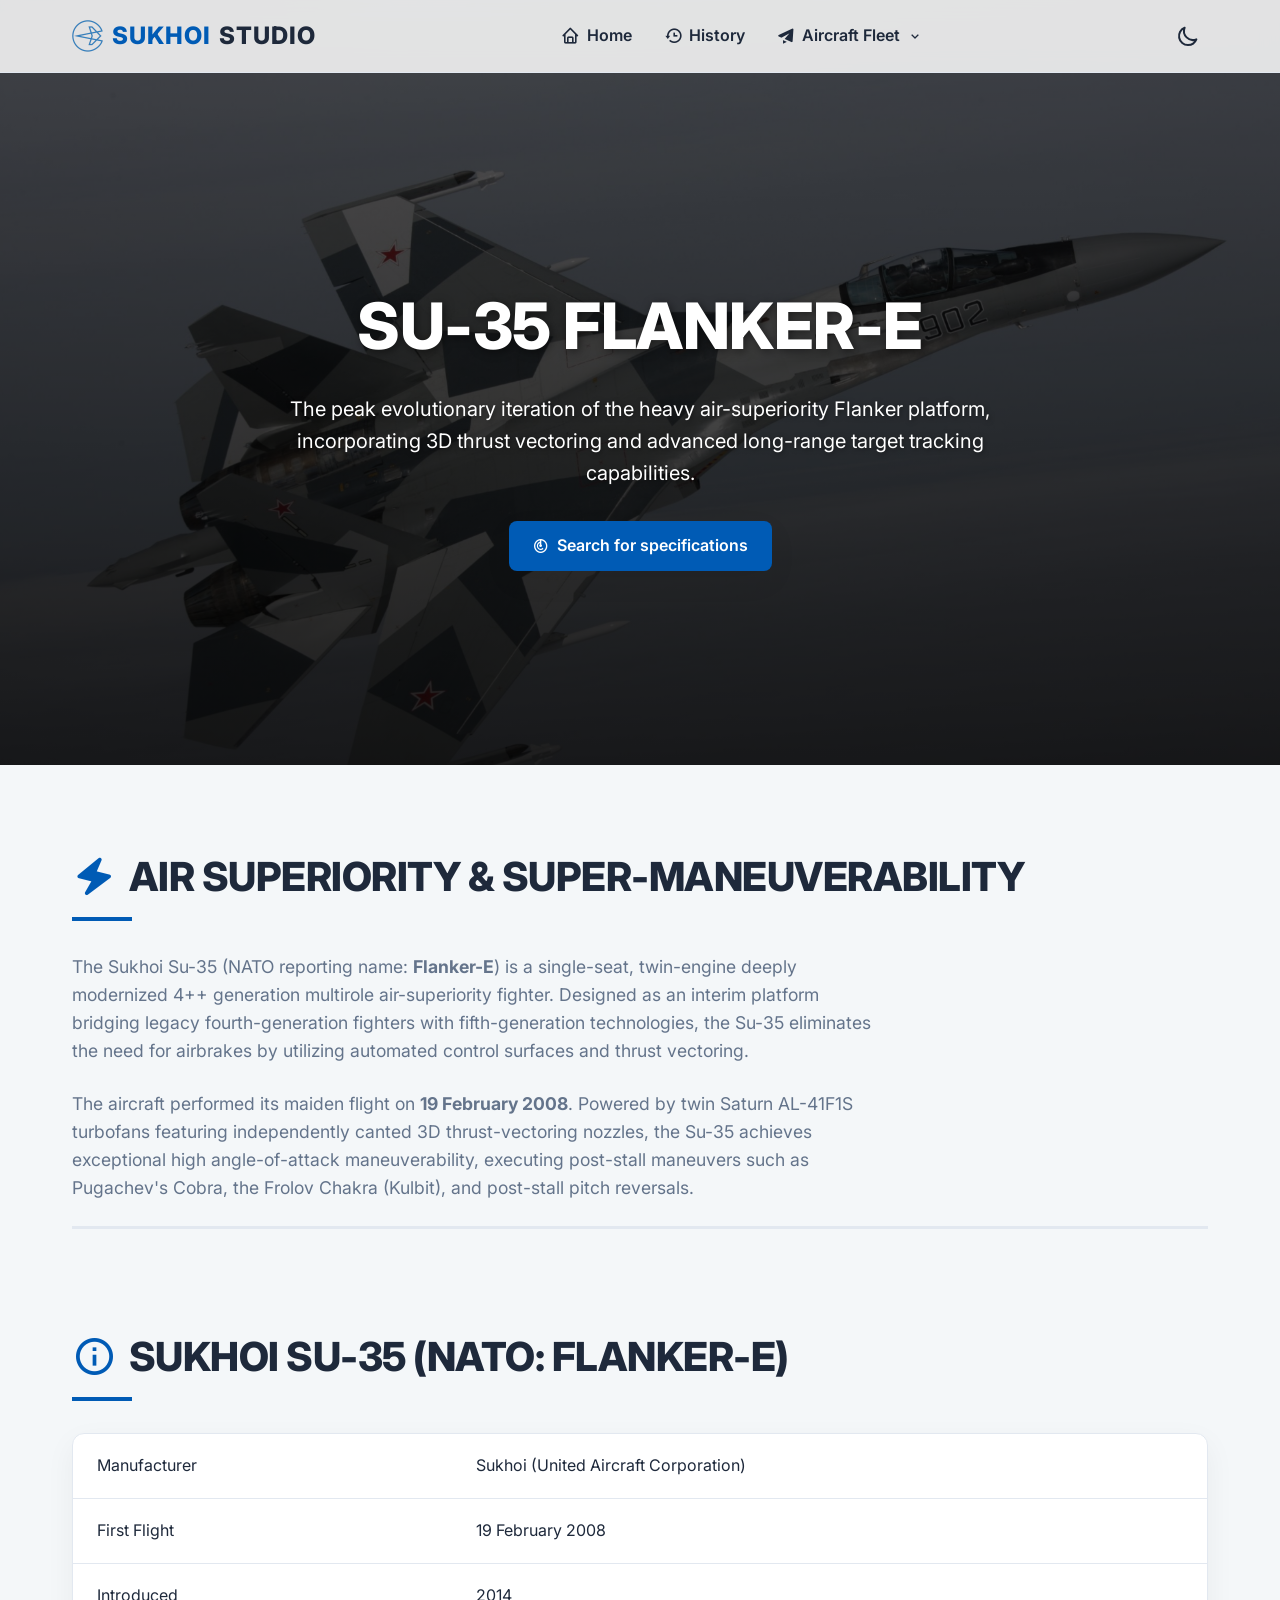
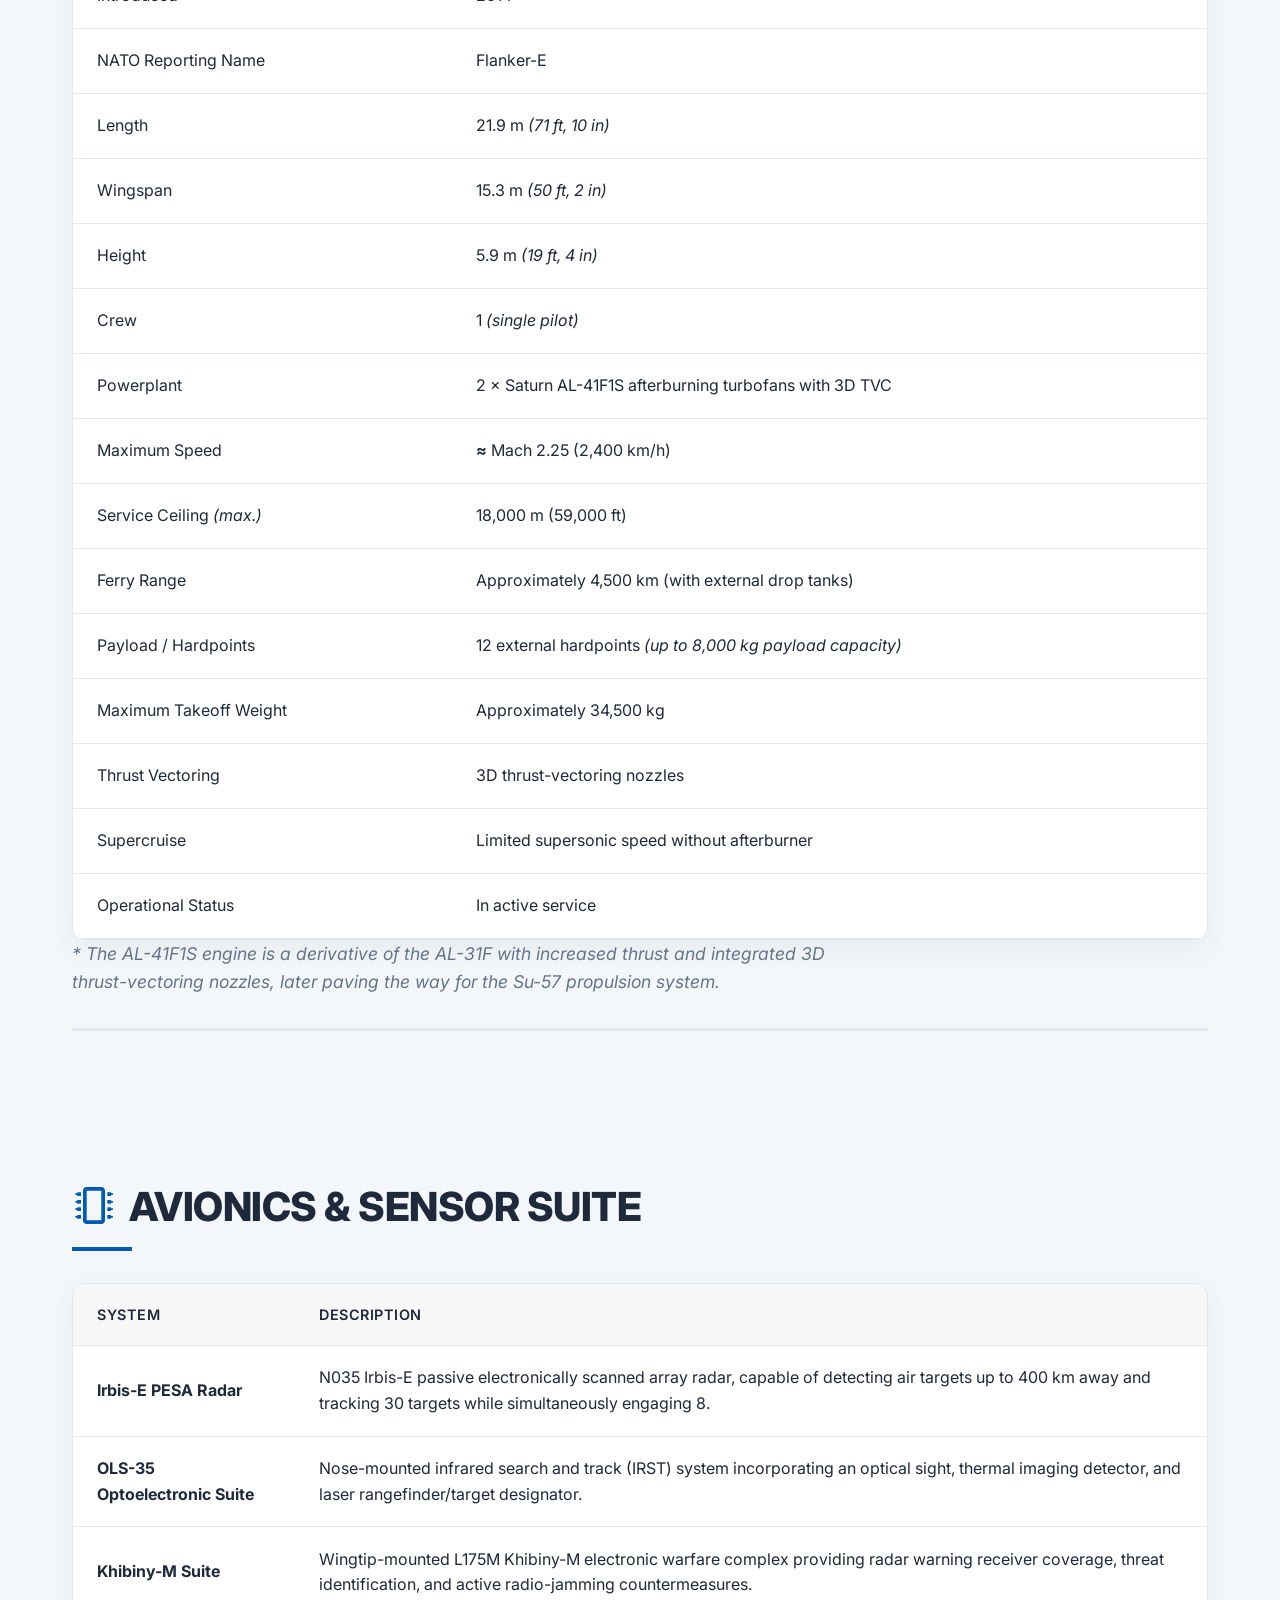
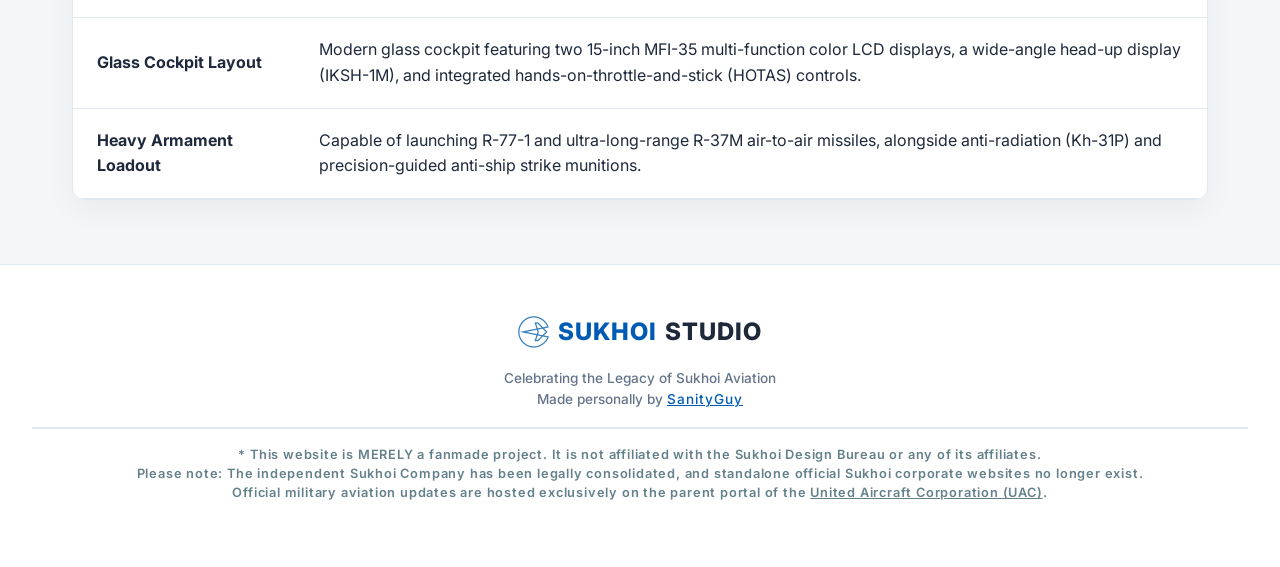
<file: subwebs/su35.html>
<!DOCTYPE html>
<html lang="en">
<head>
    <meta charset="UTF-8">
    <meta name="viewport" content="width=device-width, initial-scale=1.0">
    <title>Su-35 Flanker-E | Sukhoi Studio</title>
    <link rel="apple-touch-icon" sizes="180x180" href="/assets/apple-touch-icon.png">
    <link rel="icon" type="image/png" sizes="32x32" href="/assets/favicon-32x32.png">
    <link rel="icon" type="image/png" sizes="16x16" href="/assets/favicon-16x16.png">
    <link rel="manifest" href="/assets/site.webmanifest">

    <link href="https://fonts.googleapis.com/css2?family=Inter:wght@300;400;600;800&display=swap" rel="stylesheet">
    <link href="https://unpkg.com/boxicons@2.1.4/css/boxicons.min.css" rel="stylesheet">
    <link href="https://unpkg.com/aos@2.3.1/dist/aos.css" rel="stylesheet">
    <link rel="stylesheet" href="../style.css">
</head>
<body>
    <nav>
        <div class="nav-content">
            <div class="logo">
                <img src="../assets/favicon-32x32.png" alt="Sukhoi Studio Logo" class="logo-icon">
                <span class="logo-accent">SUKHOI</span> STUDIO
            </div>
            <ul class="nav-links">
                <li><a href="/index.html"><i class='bx bx-home'></i> Home</a></li>
                <li><a href="/history.html"><i class='bx bx-history'></i> History</a></li>

                <li class="dropdown-trigger">
                    <a href="#info" class="dropdown-link-title" aria-haspopup="true">
                        <i class='bx bxs-paper-plane'></i> Aircraft Fleet 
                        <i class='bx bx-chevron-down chevron-icon'></i>
                    </a>
                    <div class="dropdown-menu">
                        <div class="dropdown-grid">

                            <div class="dropdown-column featured-jet">
                                <div class="jet-tag">Flagship</div>
                                <h3>Su-57 Felon</h3>
                                <p>Russia's premier 5th-generation stealth air platform.</p>
                                <a href="su57.html" class="btn-dropdown">Explore Specs →</a>
                            </div>

                            <div class="dropdown-column">
                                <span class="column-title">4th Gen Legacy</span>
                                <ul class="submenu-links">
                                    <li><a href="su27.html"><i class='bx bx-shield-quarter'></i> Su-27 Flanker</a></li>
                                    <li><a href="su30.html"><i class='bx bx-crosshair'></i> Su-30 Multirole</a></li>
                                    <li><a href="su34.html"><i class='bx bx-target-lock'></i> Su-34 Fullback</a></li>
                                </ul>
                            </div>

                            <div class="dropdown-column">
                                <span class="column-title">Modern Fleet</span>
                                <ul class="submenu-links">
                                    <li><a href="su35.html"><i class='bx bxs-zap'></i> Su-35 Flanker-E</a></li>
                                    <li><a href="su47.html"><i class='bx bxs-component'></i> Su-47 Berkut</a></li>
                                    <li><a href="su75.html"><i class='bx bxs-hot'></i> Su-75 Checkmate</a></li>
                                </ul>
                            </div>
                        </div>
                    </div>
                </li>
            </ul>
            <button id="theme-toggle" aria-label="Toggle Dark Mode">
                <svg class="sun-icon" xmlns="http://www.w3.org/2000/svg" fill="none" stroke="currentColor" viewBox="0 0 24 24">
                    <path stroke-linecap="round" stroke-linejoin="round" stroke-width="2" d="M12 3v1m0 16v1m9-9h-1M4 12H3m15.364 6.364l-.707-.707M6.343 6.343l-.707-.707m12.728 0l-.707.707M6.343 17.657l-.707.707M16 12a4 4 0 11-8 0 4 4 0 018 0z"></path>
                </svg>
                <svg class="moon-icon" xmlns="http://www.w3.org/2000/svg" fill="none" stroke="currentColor" viewBox="0 0 24 24">
                    <path stroke-linecap="round" stroke-linejoin="round" stroke-width="2" d="M20.354 15.354A9 9 0 018.646 3.646 9.003 9.003 0 0012 21a9.003 9.003 0 008.354-5.646z"></path>
                </svg>
            </button>
        </div>
    </nav>

    <header class="hero su35">
        <div class="hero-text" data-aos="fade-up" data-aos-duration="1000">
            <h1>SU-35 FLANKER-E</h1>
            <p>The peak evolutionary iteration of the heavy air-superiority Flanker platform, incorporating 3D thrust vectoring and advanced long-range target tracking capabilities.
            </p>
            <a class="btn" href="#info"><i class="bx bx-radar"></i> Search for specifications</a>
        </div>
    </header>
    
    <div class="container">
        <section id="info" data-aos="fade-up" data-aos-duration="800">
            <div class="section-header">
                <h2><i class='bx bxs-zap'></i> Air Superiority & Super-Maneuverability</h2>
                <div class="accent-line"></div>
            </div>
            <p>
                The Sukhoi Su-35 (NATO reporting name: <strong>Flanker-E</strong>) is a single-seat, twin-engine 
                deeply modernized 4++ generation multirole air-superiority fighter. Designed as an interim platform 
                bridging legacy fourth-generation fighters with fifth-generation technologies, the Su-35 eliminates 
                the need for airbrakes by utilizing automated control surfaces and thrust vectoring.
            </p>

            <p>
                The aircraft performed its maiden flight on 
                <strong>19 February 2008</strong>. 
                Powered by twin Saturn AL-41F1S turbofans featuring independently canted 3D thrust-vectoring nozzles, 
                the Su-35 achieves exceptional high angle-of-attack maneuverability, executing post-stall maneuvers 
                such as Pugachev's Cobra, the Frolov Chakra (Kulbit), and post-stall pitch reversals.
            </p>
        </section>
        
        <div class="section-line"></div>

        <section data-aos="fade-up" data-aos-duration="800">
            <div class="section-header" data-aos="fade-up" data-aos-duration="800">
                <h2><i class='bx bx-info-circle'></i> Sukhoi Su-35 (NATO: Flanker-E)</h2>
                <div class="accent-line"></div>
            </div>
            <div class="table-container">
                <table>
                    <tr>
                    <td>Manufacturer</td>
                    <td>Sukhoi (United Aircraft Corporation)</td>
                    </tr>

                    <tr>
                    <td>First Flight</td>
                    <td>19 February 2008</td>
                    </tr>

                    <tr>
                    <td>Introduced</td>
                    <td>2014</td>
                    </tr>

                    <tr>
                    <td>NATO Reporting Name</td>
                    <td>Flanker-E</td>
                    </tr>

                    <tr>
                    <td>Length</td>
                    <td>21.9 m <i>(71 ft, 10 in)</i></td>
                    </tr>

                    <tr>
                    <td>Wingspan</td>
                    <td>15.3 m <i>(50 ft, 2 in)</i></td>
                    </tr>

                    <tr>
                    <td>Height</td>
                    <td>5.9 m <i>(19 ft, 4 in)</i></td>
                    </tr>

                    <tr>
                    <td>Crew</td>
                    <td>1 <i>(single pilot)</i></td>
                    </tr>

                    <tr>
                    <td>Powerplant</td>
                    <td>2 × Saturn AL-41F1S afterburning turbofans with 3D TVC</td>
                    </tr>

                    <tr>
                    <td>Maximum Speed</td>
                    <td><strong>≈</strong> Mach 2.25 (2,400 km/h)</td>
                    </tr>

                    <tr>
                    <td>Service Ceiling <i>(max.)</i></td>
                    <td>18,000 m (59,000 ft)</td>
                    </tr>

                    <tr>
                    <td>Ferry Range</td>
                    <td>Approximately 4,500 km (with external drop tanks)</td>
                    </tr>

                    <tr>
                    <td>Payload / Hardpoints</td>
                    <td>12 external hardpoints <i>(up to 8,000 kg payload capacity)</i></td>
                    </tr>

                    <tr>
                    <td>Maximum Takeoff Weight</td>
                    <td>Approximately 34,500 kg</td>
                    </tr>

                    <tr>
                    <td>Thrust Vectoring</td>
                    <td>3D thrust-vectoring nozzles</td>
                    </tr>

                    <tr>
                    <td>Supercruise</td>
                    <td>Limited supersonic speed without afterburner</td>
                    </tr>

                    <tr>
                    <td>Operational Status</td>
                    <td>In active service</td>
                    </tr>
                </table>
            </div>
            <p>
            <i>
            * The AL-41F1S engine is a derivative of the AL-31F with increased thrust and integrated 3D thrust-vectoring nozzles, later paving the way for the Su-57 propulsion system.
            </i>
            </p>
        </section>

        <div class="section-line-padding"></div>

        <section data-aos="fade-up" data-aos-duration="800">
            <div class="section-header">
                <h2><i class='bx bx-microchip'></i> Avionics & Sensor Suite</h2>
                <div class="accent-line"></div>
            </div>
            <div class="table-container">
                <table>
                    <thead>
                        <tr>
                            <th>System</th>
                            <th>Description</th>
                        </tr>
                    </thead>
                    <tbody>
                        <tr>
                        <td><strong>Irbis-E PESA Radar</strong></td>
                        <td>N035 Irbis-E passive electronically scanned array radar, capable of detecting air targets up to 400 km away and tracking 30 targets while simultaneously engaging 8.</td>
                        </tr>

                        <tr>
                        <td><strong>OLS-35 Optoelectronic Suite</strong></td>
                        <td>Nose-mounted infrared search and track (IRST) system incorporating an optical sight, thermal imaging detector, and laser rangefinder/target designator.</td>
                        </tr>

                        <tr>
                        <td><strong>Khibiny-M Suite</strong></td>
                        <td>Wingtip-mounted L175M Khibiny-M electronic warfare complex providing radar warning receiver coverage, threat identification, and active radio-jamming countermeasures.</td>
                        </tr>

                        <tr>
                        <td><strong>Glass Cockpit Layout</strong></td>
                        <td>Modern glass cockpit featuring two 15-inch MFI-35 multi-function color LCD displays, a wide-angle head-up display (IKSH-1M), and integrated hands-on-throttle-and-stick (HOTAS) controls.</td>
                        </tr>

                        <tr>
                        <td><strong>Heavy Armament Loadout</strong></td>
                        <td>Capable of launching R-77-1 and ultra-long-range R-37M air-to-air missiles, alongside anti-radiation (Kh-31P) and precision-guided anti-ship strike munitions.</td>
                        </tr>
                    </tbody>
                </table>
            </div>
        </section>
    </div>

    <footer>
    <div class="footer-content">
        <div class="logo"><img src="../assets/favicon-32x32.png" alt="Logo" class="logo-icon"> <span class="logo-accent">SUKHOI</span> STUDIO</div>
        <p>Celebrating the Legacy of Sukhoi Aviation</p>
        <p>Made personally by <a href="https://github.com" target="_blank" id="github">SanityGuy</a></p>
        <div class="footer-line"></div>
        <p id="warning">
            * This website is MERELY a fanmade project. It is not affiliated with the Sukhoi Design Bureau or any of its affiliates.<br>
            Please note: The independent Sukhoi Company has been legally consolidated, and standalone official Sukhoi corporate websites no longer exist. <br>
            Official military aviation updates are hosted exclusively on the parent portal of the <a href="https://uacrussia.ru/en/" target="_blank">United Aircraft Corporation (UAC)</a>.
        </p>
    </div>
    </footer>

    <script src="https://unpkg.com/aos@2.3.1/dist/aos.js"></script>
    <script src="../script.js"></script>
</body>
</html>
</file>
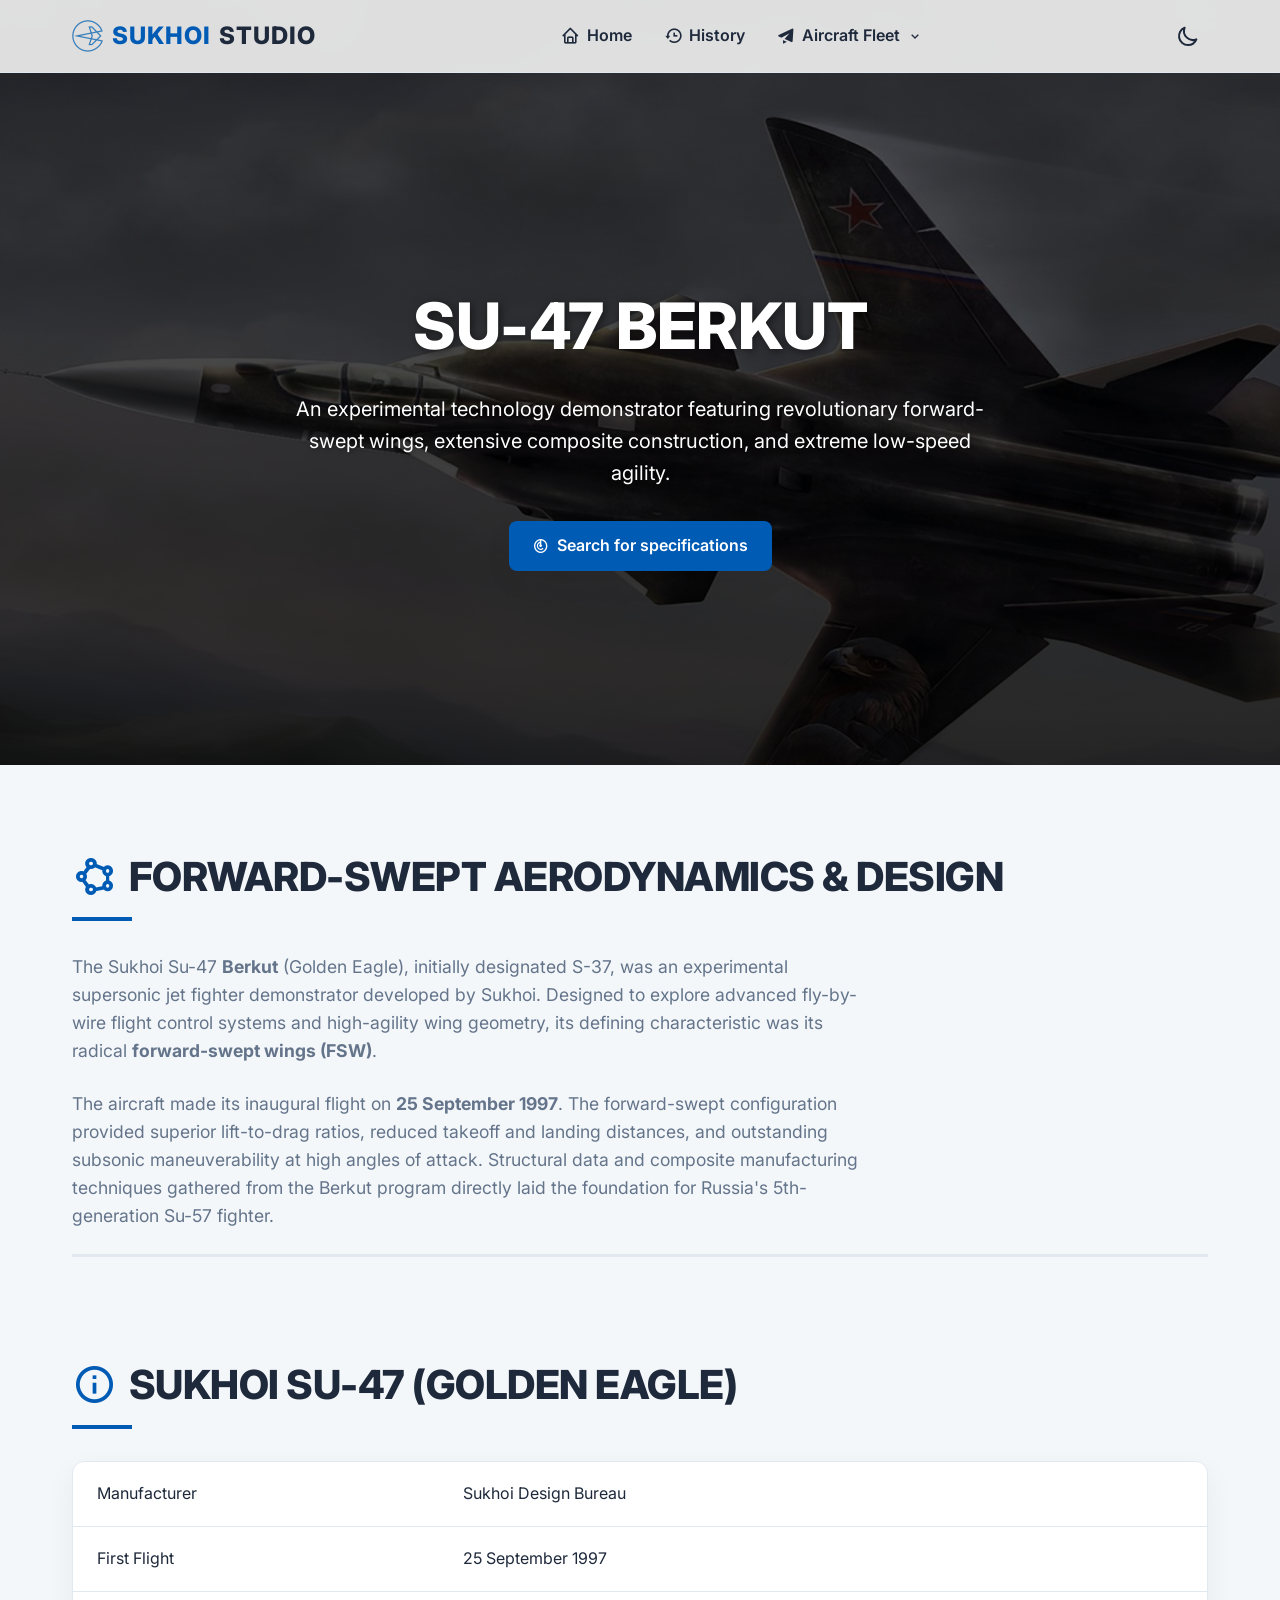
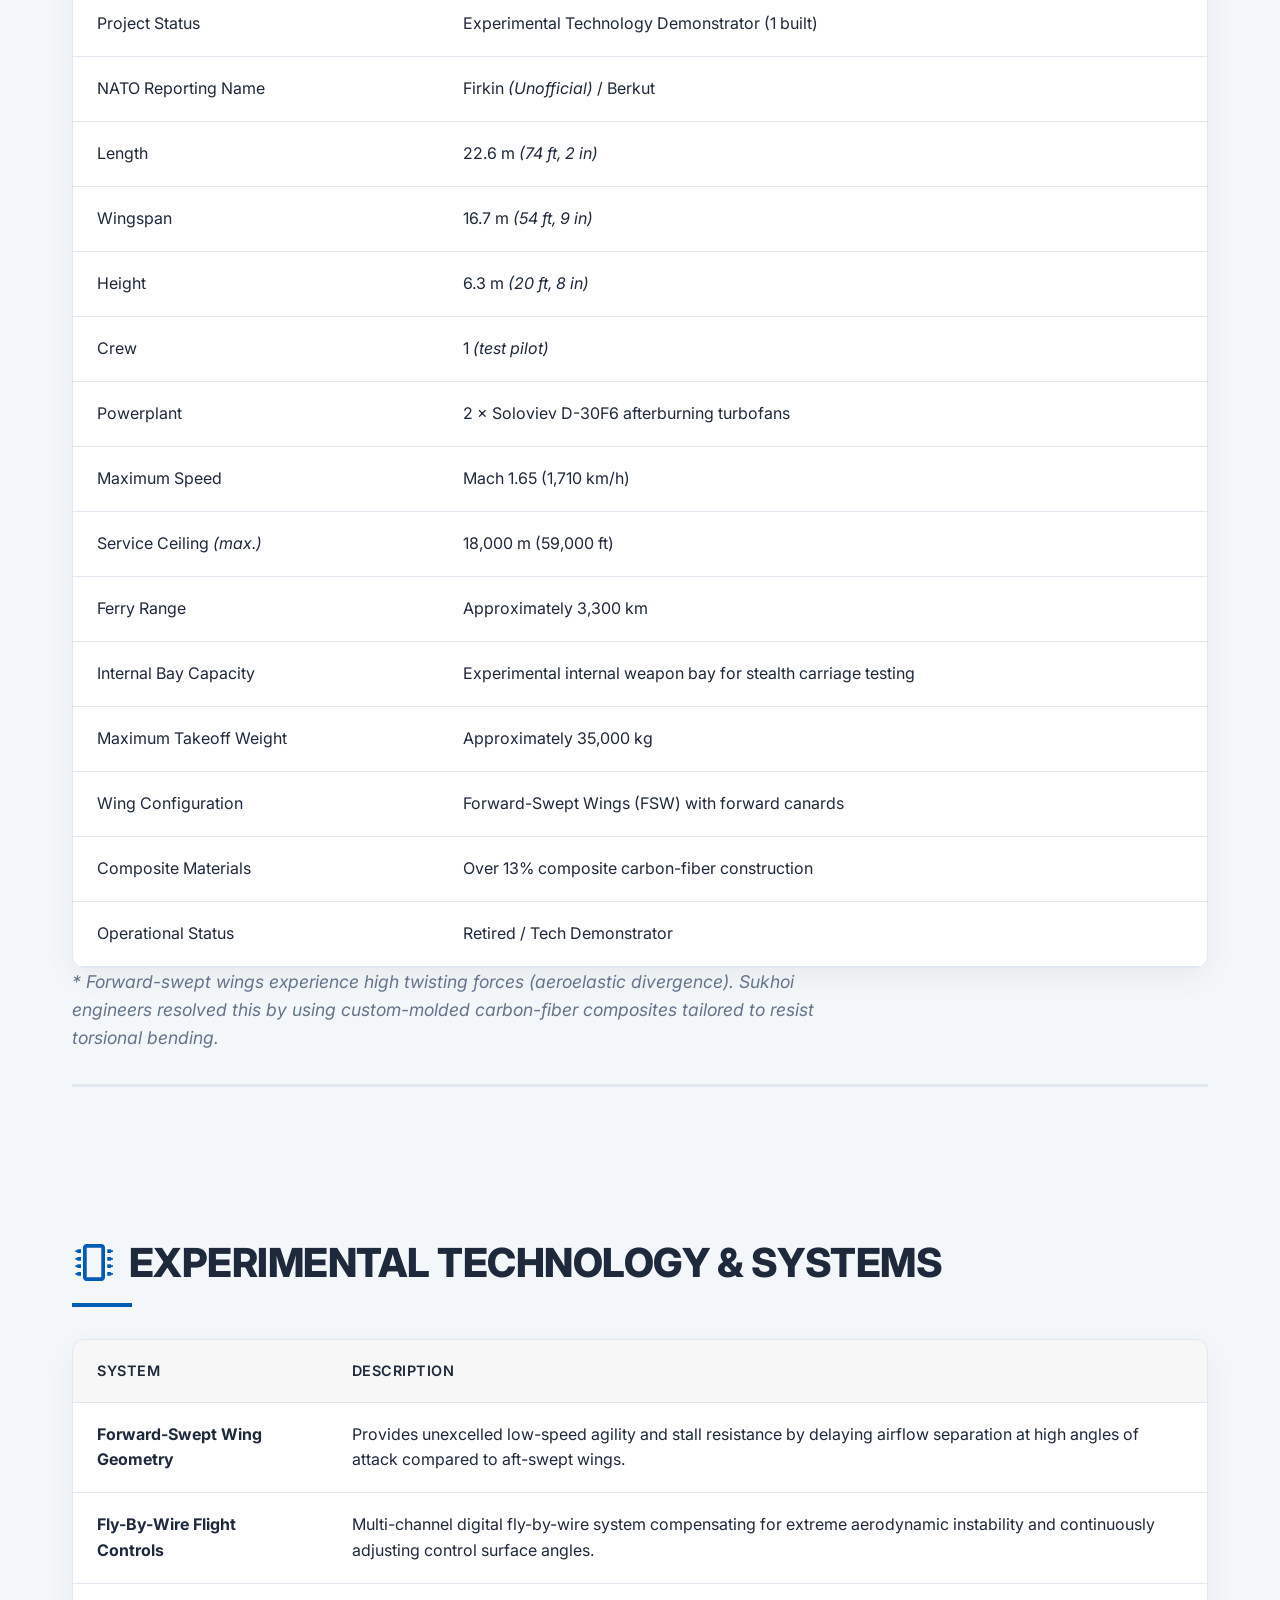
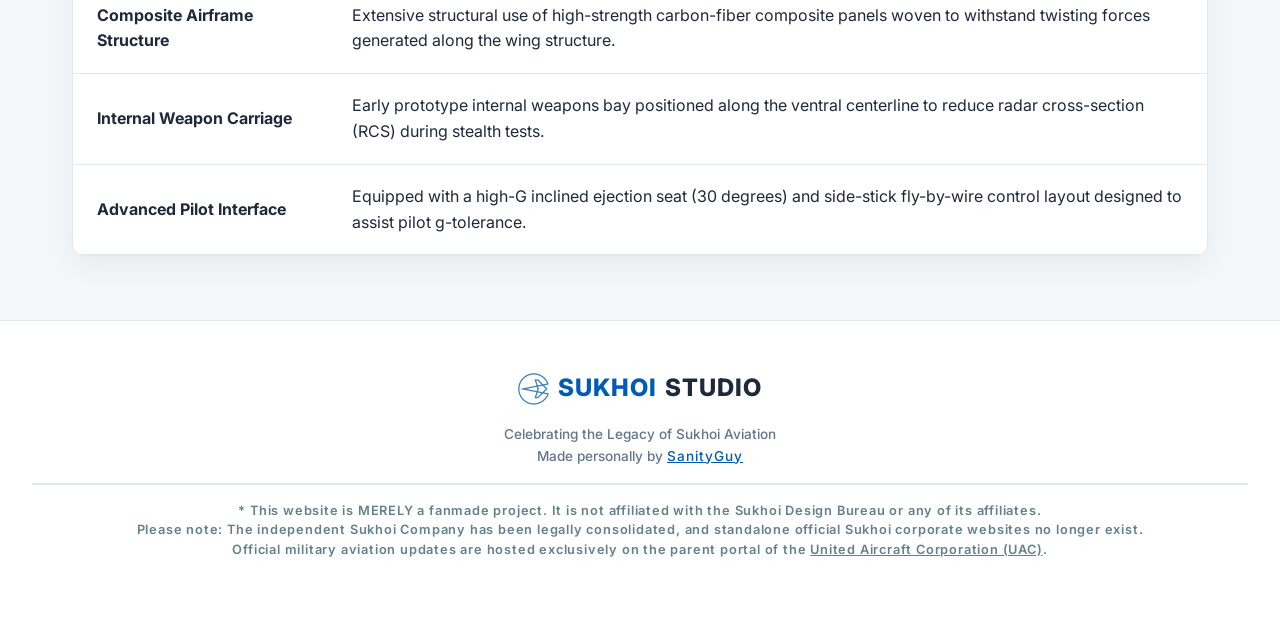
<file: subwebs/su47.html>
<!DOCTYPE html>
<html lang="en">
<head>
    <meta charset="UTF-8">
    <meta name="viewport" content="width=device-width, initial-scale=1.0">
    <title>Su-47 Berkut | Sukhoi Studio</title>
    <link rel="apple-touch-icon" sizes="180x180" href="/assets/apple-touch-icon.png">
    <link rel="icon" type="image/png" sizes="32x32" href="/assets/favicon-32x32.png">
    <link rel="icon" type="image/png" sizes="16x16" href="/assets/favicon-16x16.png">
    <link rel="manifest" href="/assets/site.webmanifest">

    <link href="https://fonts.googleapis.com/css2?family=Inter:wght@300;400;600;800&display=swap" rel="stylesheet">
    <link href="https://unpkg.com/boxicons@2.1.4/css/boxicons.min.css" rel="stylesheet">
    <link href="https://unpkg.com/aos@2.3.1/dist/aos.css" rel="stylesheet">
    <link rel="stylesheet" href="../style.css">
</head>
<body>
    <nav>
        <div class="nav-content">
            <div class="logo">
                <img src="../assets/favicon-32x32.png" alt="Sukhoi Studio Logo" class="logo-icon">
                <span class="logo-accent">SUKHOI</span> STUDIO
            </div>
            <ul class="nav-links">
                <li><a href="/index.html"><i class='bx bx-home'></i> Home</a></li>
                <li><a href="/history.html"><i class='bx bx-history'></i> History</a></li>

                <li class="dropdown-trigger">
                    <a href="#info" class="dropdown-link-title" aria-haspopup="true">
                        <i class='bx bxs-paper-plane'></i> Aircraft Fleet 
                        <i class='bx bx-chevron-down chevron-icon'></i>
                    </a>
                    <div class="dropdown-menu">
                        <div class="dropdown-grid">

                            <div class="dropdown-column featured-jet">
                                <div class="jet-tag">Flagship</div>
                                <h3>Su-57 Felon</h3>
                                <p>Russia's premier 5th-generation stealth air platform.</p>
                                <a href="su57.html" class="btn-dropdown">Explore Specs →</a>
                            </div>

                            <div class="dropdown-column">
                                <span class="column-title">4th Gen Legacy</span>
                                <ul class="submenu-links">
                                    <li><a href="su27.html"><i class='bx bx-shield-quarter'></i> Su-27 Flanker</a></li>
                                    <li><a href="su30.html"><i class='bx bx-crosshair'></i> Su-30 Multirole</a></li>
                                    <li><a href="su34.html"><i class='bx bx-target-lock'></i> Su-34 Fullback</a></li>
                                </ul>
                            </div>

                            <div class="dropdown-column">
                                <span class="column-title">Modern Fleet</span>
                                <ul class="submenu-links">
                                    <li><a href="su35.html"><i class='bx bxs-zap'></i> Su-35 Flanker-E</a></li>
                                    <li><a href="su47.html"><i class='bx bxs-component'></i> Su-47 Berkut</a></li>
                                    <li><a href="su75.html"><i class='bx bxs-hot'></i> Su-75 Checkmate</a></li>
                                </ul>
                            </div>
                        </div>
                    </div>
                </li>
            </ul>
            <button id="theme-toggle" aria-label="Toggle Dark Mode">
                <svg class="sun-icon" xmlns="http://www.w3.org/2000/svg" fill="none" stroke="currentColor" viewBox="0 0 24 24">
                    <path stroke-linecap="round" stroke-linejoin="round" stroke-width="2" d="M12 3v1m0 16v1m9-9h-1M4 12H3m15.364 6.364l-.707-.707M6.343 6.343l-.707-.707m12.728 0l-.707.707M6.343 17.657l-.707.707M16 12a4 4 0 11-8 0 4 4 0 018 0z"></path>
                </svg>
                <svg class="moon-icon" xmlns="http://www.w3.org/2000/svg" fill="none" stroke="currentColor" viewBox="0 0 24 24">
                    <path stroke-linecap="round" stroke-linejoin="round" stroke-width="2" d="M20.354 15.354A9 9 0 018.646 3.646 9.003 9.003 0 0012 21a9.003 9.003 0 008.354-5.646z"></path>
                </svg>
            </button>
        </div>
    </nav>

    <header class="hero su47">
        <div class="hero-text" data-aos="fade-up" data-aos-duration="1000">
            <h1>SU-47 BERKUT</h1>
            <p>An experimental technology demonstrator featuring revolutionary forward-swept wings, extensive composite construction, and extreme low-speed agility.
            </p>
            <a class="btn" href="#info"><i class="bx bx-radar"></i> Search for specifications</a>
        </div>
    </header>
    
    <div class="container">
        <section id="info" data-aos="fade-up" data-aos-duration="800">
            <div class="section-header">
                <h2><i class='bx bx-shape-polygon'></i> Forward-Swept Aerodynamics & Design</h2>
                <div class="accent-line"></div>
            </div>
            <p>
                The Sukhoi Su-47 <strong>Berkut</strong> (Golden Eagle), initially designated S-37, was an 
                experimental supersonic jet fighter demonstrator developed by Sukhoi. Designed to explore advanced fly-by-wire 
                flight control systems and high-agility wing geometry, its defining characteristic was its radical 
                <strong>forward-swept wings (FSW)</strong>.
            </p>

            <p>
                The aircraft made its inaugural flight on 
                <strong>25 September 1997</strong>. 
                The forward-swept configuration provided superior lift-to-drag ratios, reduced takeoff and landing distances, 
                and outstanding subsonic maneuverability at high angles of attack. Structural data and composite manufacturing 
                techniques gathered from the Berkut program directly laid the foundation for Russia's 5th-generation Su-57 fighter.
            </p>
        </section>
        
        <div class="section-line"></div>

        <section data-aos="fade-up" data-aos-duration="800">
            <div class="section-header" data-aos="fade-up" data-aos-duration="800">
                <h2><i class='bx bx-info-circle'></i> Sukhoi Su-47 (Golden Eagle)</h2>
                <div class="accent-line"></div>
            </div>
            <div class="table-container">
                <table>
                    <tr>
                    <td>Manufacturer</td>
                    <td>Sukhoi Design Bureau</td>
                    </tr>

                    <tr>
                    <td>First Flight</td>
                    <td>25 September 1997</td>
                    </tr>

                    <tr>
                    <td>Project Status</td>
                    <td>Experimental Technology Demonstrator (1 built)</td>
                    </tr>

                    <tr>
                    <td>NATO Reporting Name</td>
                    <td>Firkin <i>(Unofficial)</i> / Berkut</td>
                    </tr>

                    <tr>
                    <td>Length</td>
                    <td>22.6 m <i>(74 ft, 2 in)</i></td>
                    </tr>

                    <tr>
                    <td>Wingspan</td>
                    <td>16.7 m <i>(54 ft, 9 in)</i></td>
                    </tr>

                    <tr>
                    <td>Height</td>
                    <td>6.3 m <i>(20 ft, 8 in)</i></td>
                    </tr>

                    <tr>
                    <td>Crew</td>
                    <td>1 <i>(test pilot)</i></td>
                    </tr>

                    <tr>
                    <td>Powerplant</td>
                    <td>2 × Soloviev D-30F6 afterburning turbofans</td>
                    </tr>

                    <tr>
                    <td>Maximum Speed</td>
                    <td>Mach 1.65 (1,710 km/h)</td>
                    </tr>

                    <tr>
                    <td>Service Ceiling <i>(max.)</i></td>
                    <td>18,000 m (59,000 ft)</td>
                    </tr>

                    <tr>
                    <td>Ferry Range</td>
                    <td>Approximately 3,300 km</td>
                    </tr>

                    <tr>
                    <td>Internal Bay Capacity</td>
                    <td>Experimental internal weapon bay for stealth carriage testing</td>
                    </tr>

                    <tr>
                    <td>Maximum Takeoff Weight</td>
                    <td>Approximately 35,000 kg</td>
                    </tr>

                    <tr>
                    <td>Wing Configuration</td>
                    <td>Forward-Swept Wings (FSW) with forward canards</td>
                    </tr>

                    <tr>
                    <td>Composite Materials</td>
                    <td>Over 13% composite carbon-fiber construction</td>
                    </tr>

                    <tr>
                    <td>Operational Status</td>
                    <td>Retired / Tech Demonstrator</td>
                    </tr>
                </table>
            </div>
            <p>
            <i>
            * Forward-swept wings experience high twisting forces (aeroelastic divergence). Sukhoi engineers resolved this by using custom-molded carbon-fiber composites tailored to resist torsional bending.
            </i>
            </p>
        </section>

        <div class="section-line-padding"></div>

        <section data-aos="fade-up" data-aos-duration="800">
            <div class="section-header">
                <h2><i class='bx bx-microchip'></i> Experimental Technology & Systems</h2>
                <div class="accent-line"></div>
            </div>
            <div class="table-container">
                <table>
                    <thead>
                        <tr>
                            <th>System</th>
                            <th>Description</th>
                        </tr>
                    </thead>
                    <tbody>
                        <tr>
                        <td><strong>Forward-Swept Wing Geometry</strong></td>
                        <td>Provides unexcelled low-speed agility and stall resistance by delaying airflow separation at high angles of attack compared to aft-swept wings.</td>
                        </tr>

                        <tr>
                        <td><strong>Fly-By-Wire Flight Controls</strong></td>
                        <td>Multi-channel digital fly-by-wire system compensating for extreme aerodynamic instability and continuously adjusting control surface angles.</td>
                        </tr>

                        <tr>
                        <td><strong>Composite Airframe Structure</strong></td>
                        <td>Extensive structural use of high-strength carbon-fiber composite panels woven to withstand twisting forces generated along the wing structure.</td>
                        </tr>

                        <tr>
                        <td><strong>Internal Weapon Carriage</strong></td>
                        <td>Early prototype internal weapons bay positioned along the ventral centerline to reduce radar cross-section (RCS) during stealth tests.</td>
                        </tr>

                        <tr>
                        <td><strong>Advanced Pilot Interface</strong></td>
                        <td>Equipped with a high-G inclined ejection seat (30 degrees) and side-stick fly-by-wire control layout designed to assist pilot g-tolerance.</td>
                        </tr>
                    </tbody>
                </table>
            </div>
        </section>
    </div>

    <footer>
    <div class="footer-content">
        <div class="logo"><img src="../assets/favicon-32x32.png" alt="Logo" class="logo-icon"> <span class="logo-accent">SUKHOI</span> STUDIO</div>
        <p>Celebrating the Legacy of Sukhoi Aviation</p>
        <p>Made personally by <a href="https://github.com" target="_blank" id="github">SanityGuy</a></p>
        <div class="footer-line"></div>
        <p id="warning">
            * This website is MERELY a fanmade project. It is not affiliated with the Sukhoi Design Bureau or any of its affiliates.<br>
            Please note: The independent Sukhoi Company has been legally consolidated, and standalone official Sukhoi corporate websites no longer exist. <br>
            Official military aviation updates are hosted exclusively on the parent portal of the <a href="https://uacrussia.ru/en/" target="_blank">United Aircraft Corporation (UAC)</a>.
        </p>
    </div>
    </footer>

    <script src="https://unpkg.com/aos@2.3.1/dist/aos.js"></script>
    <script src="../script.js"></script>
</body>
</html>
</file>
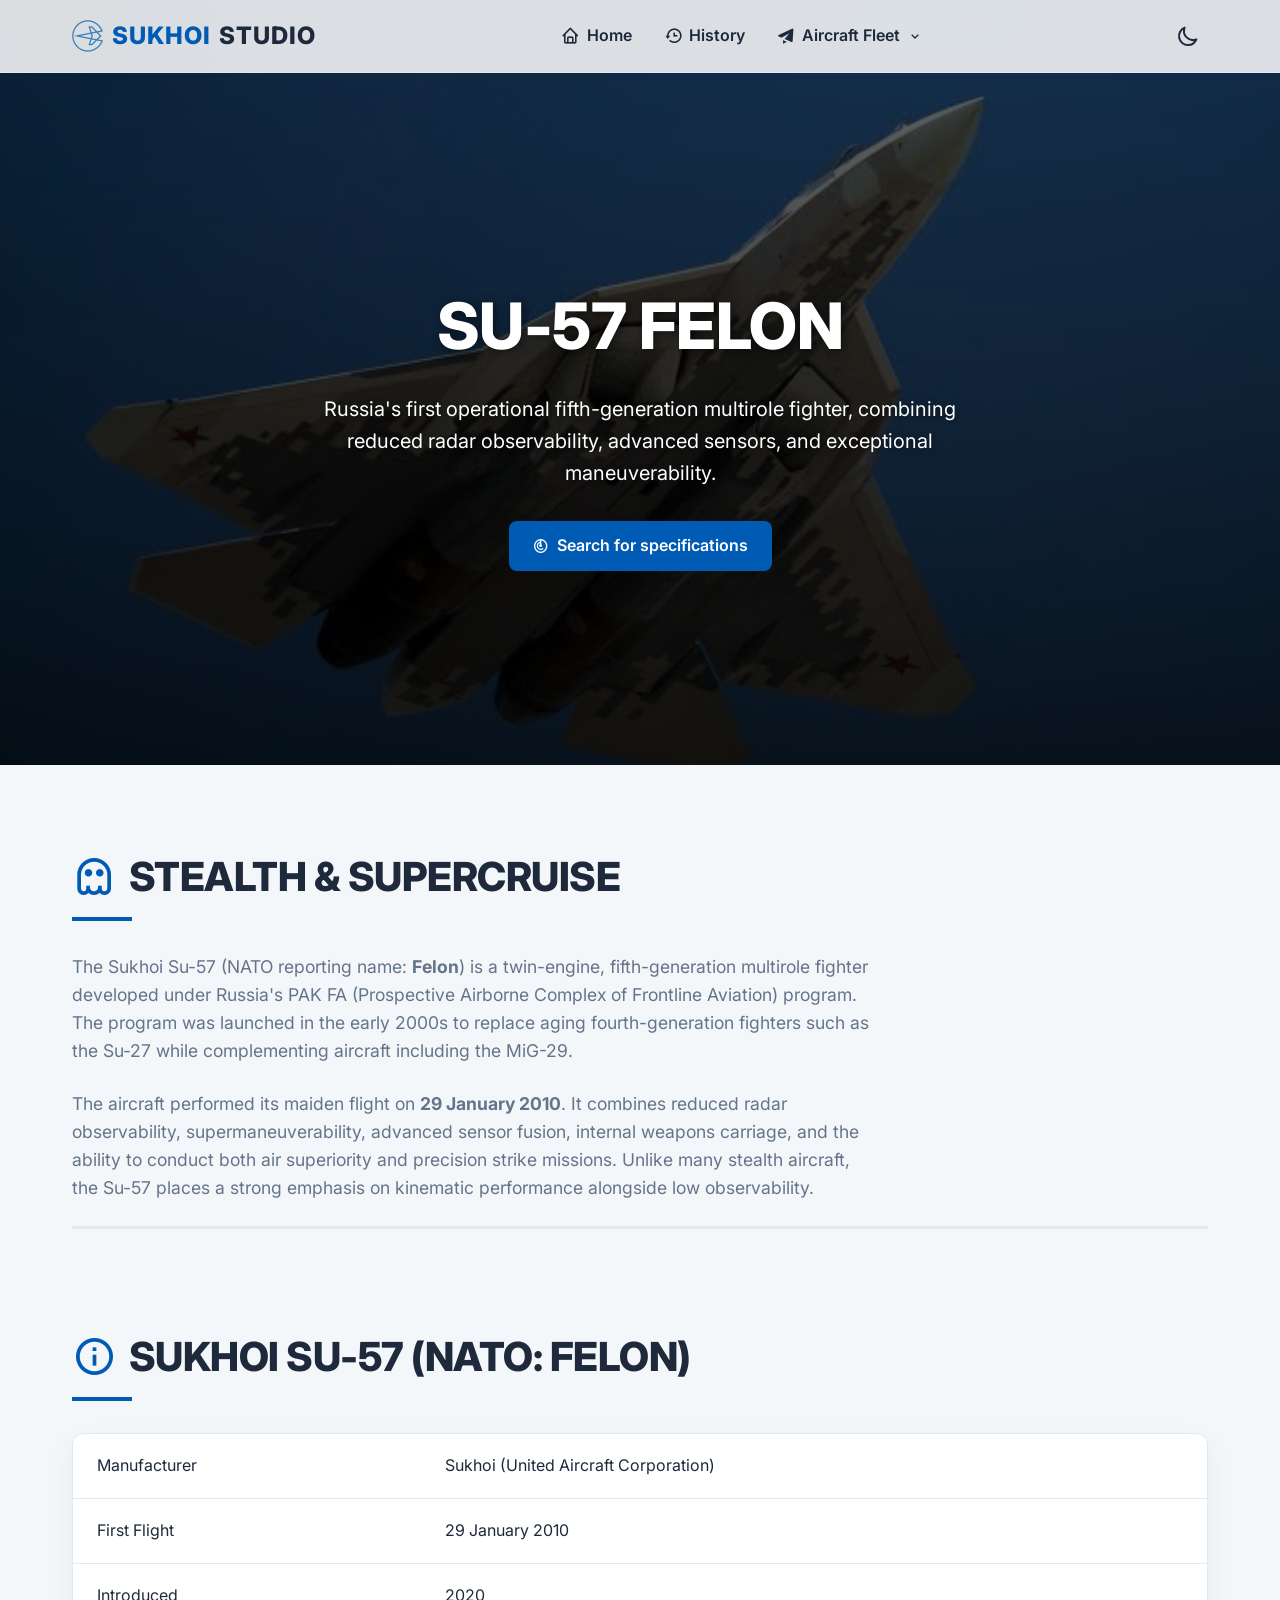
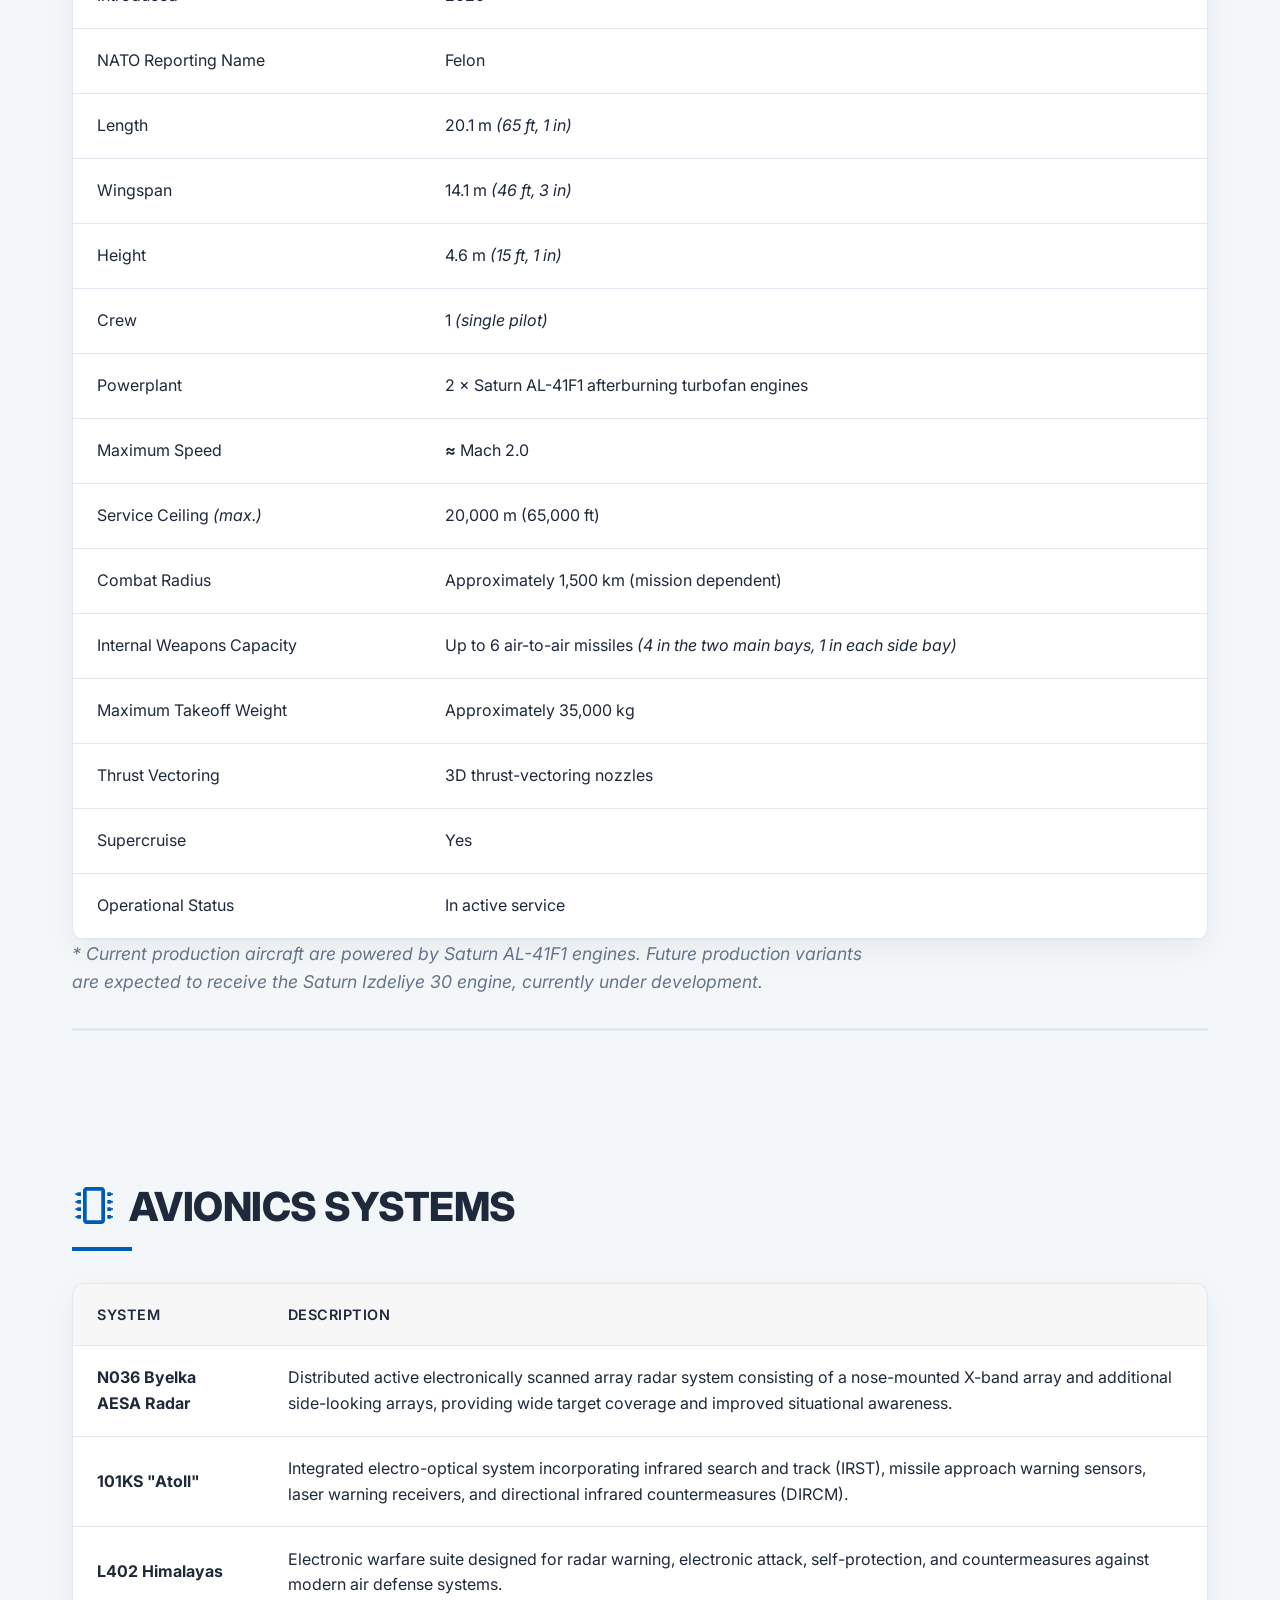
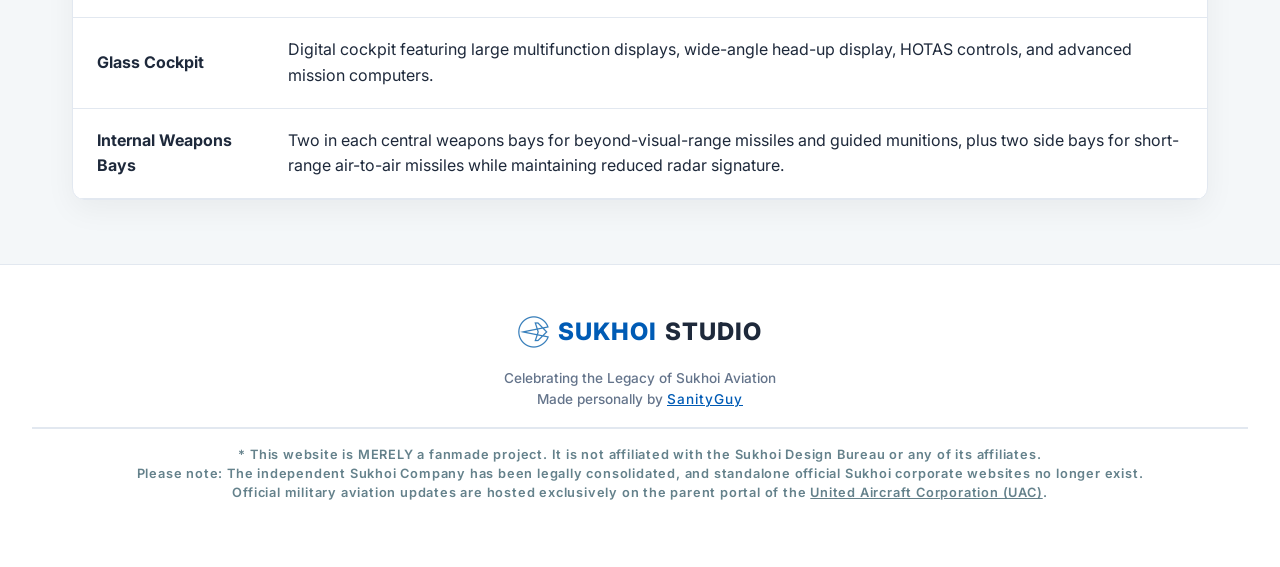
<file: subwebs/su57.html>
<!DOCTYPE html>
<html lang="en">
<head>
    <meta charset="UTF-8">
    <meta name="viewport" content="width=device-width, initial-scale=1.0">
    <title>Su-57 Felon | Sukhoi Studio</title>
    <link rel="apple-touch-icon" sizes="180x180" href="/assets/apple-touch-icon.png">
    <link rel="icon" type="image/png" sizes="32x32" href="/assets/favicon-32x32.png">
    <link rel="icon" type="image/png" sizes="16x16" href="/assets/favicon-16x16.png">
    <link rel="manifest" href="/assets/site.webmanifest">

    <link href="https://fonts.googleapis.com/css2?family=Inter:wght@300;400;600;800&display=swap" rel="stylesheet">
    <link href="https://unpkg.com/boxicons@2.1.4/css/boxicons.min.css" rel="stylesheet">
    <link href="https://unpkg.com/aos@2.3.1/dist/aos.css" rel="stylesheet">
    <link rel="stylesheet" href="../style.css">
</head>
<body>
    <nav>
        <div class="nav-content">
            <div class="logo">
                <img src="../assets/favicon-32x32.png" alt="Sukhoi Studio Logo" class="logo-icon">
                <span class="logo-accent">SUKHOI</span> STUDIO
            </div>
            <ul class="nav-links">
                <li><a href="/index.html"><i class='bx bx-home'></i> Home</a></li>
                <li><a href="/history.html"><i class='bx bx-history'></i> History</a></li>

                <li class="dropdown-trigger">
                    <a href="#info" class="dropdown-link-title" aria-haspopup="true">
                        <i class='bx bxs-paper-plane'></i> Aircraft Fleet 
                        <i class='bx bx-chevron-down chevron-icon'></i>
                    </a>
                    <div class="dropdown-menu">
                        <div class="dropdown-grid">

                            <div class="dropdown-column featured-jet">
                                <div class="jet-tag">Flagship</div>
                                <h3>Su-57 Felon</h3>
                                <p>Russia's premier 5th-generation stealth air platform.</p>
                                <a href="#info" class="btn-dropdown">Explore Specs →</a>
                            </div>

                            <div class="dropdown-column">
                                <span class="column-title">4th Gen Legacy</span>
                                <ul class="submenu-links">
                                    <li><a href="su27.html"><i class='bx bx-shield-quarter'></i> Su-27 Flanker</a></li>
                                    <li><a href="su30.html"><i class='bx bx-crosshair'></i> Su-30 Multirole</a></li>
                                    <li><a href="su34.html"><i class='bx bx-target-lock'></i> Su-34 Fullback</a></li>
                                </ul>
                            </div>

                            <div class="dropdown-column">
                                <span class="column-title">Modern Fleet</span>
                                <ul class="submenu-links">
                                    <li><a href="su35.html"><i class='bx bxs-zap'></i> Su-35 Flanker-E</a></li>
                                    <li><a href="su47.html"><i class='bx bxs-component'></i> Su-47 Berkut</a></li>
                                    <li><a href="su75.html"><i class='bx bxs-hot'></i> Su-75 Checkmate</a></li>
                                </ul>
                            </div>
                        </div>
                    </div>
                </li>
            </ul>
            <button id="theme-toggle" aria-label="Toggle Dark Mode">
                <svg class="sun-icon" xmlns="http://www.w3.org/2000/svg" fill="none" stroke="currentColor" viewBox="0 0 24 24">
                    <path stroke-linecap="round" stroke-linejoin="round" stroke-width="2" d="M12 3v1m0 16v1m9-9h-1M4 12H3m15.364 6.364l-.707-.707M6.343 6.343l-.707-.707m12.728 0l-.707.707M6.343 17.657l-.707.707M16 12a4 4 0 11-8 0 4 4 0 018 0z"></path>
                </svg>
                <svg class="moon-icon" xmlns="http://www.w3.org/2000/svg" fill="none" stroke="currentColor" viewBox="0 0 24 24">
                    <path stroke-linecap="round" stroke-linejoin="round" stroke-width="2" d="M20.354 15.354A9 9 0 018.646 3.646 9.003 9.003 0 0012 21a9.003 9.003 0 008.354-5.646z"></path>
                </svg>
            </button>
        </div>
    </nav>

    <header class="hero su57">
        <div class="hero-text" data-aos="fade-up" data-aos-duration="1000">
            <h1>SU-57 FELON</h1>
            <p>Russia's first operational fifth-generation multirole fighter, combining reduced radar observability, advanced sensors, and exceptional maneuverability.
            </p>
            <a class="btn" href="#info"><i class="bx bx-radar"></i> Search for specifications</a>
        </div>
    </header>
    
    <div class="container">
        <section id="info" data-aos="fade-up" data-aos-duration="800">
            <div class="section-header">
                <h2><i class='bx bx-ghost'></i> Stealth & Supercruise</h2>
                <div class="accent-line"></div>
            </div>
            <p>
                The Sukhoi Su-57 (NATO reporting name: <strong>Felon</strong>) is a
                twin-engine, fifth-generation multirole fighter developed under Russia's
                PAK FA (Prospective Airborne Complex of Frontline Aviation) program.
                The program was launched in the early 2000s to replace aging fourth-generation
                fighters such as the Su-27 while complementing aircraft including the MiG-29.
            </p>

            <p>
                The aircraft performed its maiden flight on
                <strong>29 January 2010</strong>.
                It combines reduced radar observability,
                supermaneuverability,
                advanced sensor fusion,
                internal weapons carriage,
                and the ability to conduct both air superiority
                and precision strike missions.
                Unlike many stealth aircraft, the Su-57 places a strong emphasis on
                kinematic performance alongside low observability.
            </p>
        </section>
        
        <div class="section-line"></div>

        <section data-aos="fade-up" data-aos-duration="800">
            <div class="section-header" data-aos="fade-up" data-aos-duration="800">
                <h2><i class='bx bx-info-circle'></i> Sukhoi Su-57 (NATO: Felon)</h2>
                <div class="accent-line"></div>
            </div>
            <div class="table-container">
                <table>
                    <tr>
                    <td>Manufacturer</td>
                    <td>Sukhoi (United Aircraft Corporation)</td>
                    </tr>

                    <tr>
                    <td>First Flight</td>
                    <td>29 January 2010</td>
                    </tr>

                    <tr>
                    <td>Introduced</td>
                    <td>2020</td>
                    </tr>

                    <tr>
                    <td>NATO Reporting Name</td>
                    <td>Felon</td>
                    </tr>

                    <tr>
                    <td>Length</td>
                    <td>20.1 m <i>(65 ft, 1 in)</i></td>
                    </tr>

                    <tr>
                    <td>Wingspan</td>
                    <td>14.1 m <i>(46 ft, 3 in)</i></td>
                    </tr>

                    <tr>
                    <td>Height</td>
                    <td>4.6 m <i>(15 ft, 1 in)</i></td>
                    </tr>

                    <tr>
                    <td>Crew</td>
                    <td>1 <i>(single pilot)</i></td>
                    </tr>

                    <tr>
                    <td>Powerplant</td>
                    <td>2 × Saturn AL-41F1 afterburning turbofan engines</td>
                    </tr>

                    <tr>
                    <td>Maximum Speed</td>
                    <td><strong>≈</strong> Mach 2.0</td>
                    </tr>

                    <tr>
                    <td>Service Ceiling <i>(max.)</i></td>
                    <td>20,000 m (65,000 ft)</td>
                    </tr>

                    <tr>
                    <td>Combat Radius</td>
                    <td>Approximately 1,500 km (mission dependent)</td>
                    </tr>

                    <tr>
                    <td>Internal Weapons Capacity</td>
                    <td>Up to 6 air-to-air missiles <i>(4 in the two main bays, 1 in each side bay)</i></td>
                    </tr>

                    <tr>
                    <td>Maximum Takeoff Weight</td>
                    <td>Approximately 35,000 kg</td>
                    </tr>

                    <tr>
                    <td>Thrust Vectoring</td>
                    <td>3D thrust-vectoring nozzles</td>
                    </tr>

                    <tr>
                    <td>Supercruise</td>
                    <td>Yes</td>
                    </tr>

                    <tr>
                    <td>Operational Status</td>
                    <td>In active service</td>
                    </tr>
                </table>
            </div>
            <p>
            <i>
            * Current production aircraft are powered by Saturn AL-41F1 engines.
            Future production variants are expected to receive the Saturn Izdeliye 30 engine, currently under development.
            </i>
            </p>
        </section>

        <div class="section-line-padding"></div>

        <section data-aos="fade-up" data-aos-duration="800">
            <div class="section-header">
                <h2><i class='bx bx-microchip'></i> Avionics Systems</h2>
                <div class="accent-line"></div>
            </div>
            <div class="table-container">
                <table>
                    <thead>
                        <tr>
                            <th>System</th>
                            <th>Description</th>
                        </tr>
                    </thead>
                    <tbody>
                        <tr>
                        <td><strong>N036 Byelka AESA Radar</strong></td>
                        <td>Distributed active electronically scanned array radar system consisting of a nose-mounted X-band array and additional side-looking arrays, providing wide target coverage and improved situational awareness.</td>
                        </tr>

                        <tr>
                        <td><strong>101KS "Atoll"</strong></td>
                        <td>Integrated electro-optical system incorporating infrared search and track (IRST), missile approach warning sensors, laser warning receivers, and directional infrared countermeasures (DIRCM).</td>
                        </tr>

                        <tr>
                        <td><strong>L402 Himalayas</strong></td>
                        <td>Electronic warfare suite designed for radar warning, electronic attack, self-protection, and countermeasures against modern air defense systems.</td>
                        </tr>

                        <tr>
                        <td><strong>Glass Cockpit</strong></td>
                        <td>Digital cockpit featuring large multifunction displays, wide-angle head-up display, HOTAS controls, and advanced mission computers.</td>
                        </tr>

                        <tr>
                        <td><strong>Internal Weapons Bays</strong></td>
                        <td>Two in each central weapons bays for beyond-visual-range missiles and guided munitions, plus two side bays for short-range air-to-air missiles while maintaining reduced radar signature.</td>
                        </tr>
                    </tbody>
                </table>
            </div>
        </section>
    </div>

    <footer>
    <div class="footer-content">
        <div class="logo"><img src="../assets/favicon-32x32.png" alt="Logo" class="logo-icon"> <span class="logo-accent">SUKHOI</span> STUDIO</div>
        <p>Celebrating the Legacy of Sukhoi Aviation</p>
        <p>Made personally by <a href="https://github.com" target="_blank" id="github">SanityGuy</a></p>
        <div class="footer-line"></div>
        <p id="warning">
            * This website is MERELY a fanmade project. It is not affiliated with the Sukhoi Design Bureau or any of its affiliates.<br>
            Please note: The independent Sukhoi Company has been legally consolidated, and standalone official Sukhoi corporate websites no longer exist. <br>
            Official military aviation updates are hosted exclusively on the parent portal of the <a href="https://uacrussia.ru/en/" target="_blank">United Aircraft Corporation (UAC)</a>.
        </p>
    </div>
    </footer>

    <script src="https://unpkg.com/aos@2.3.1/dist/aos.js"></script>
    <script src="../script.js"></script>
</body>
</html>
</file>
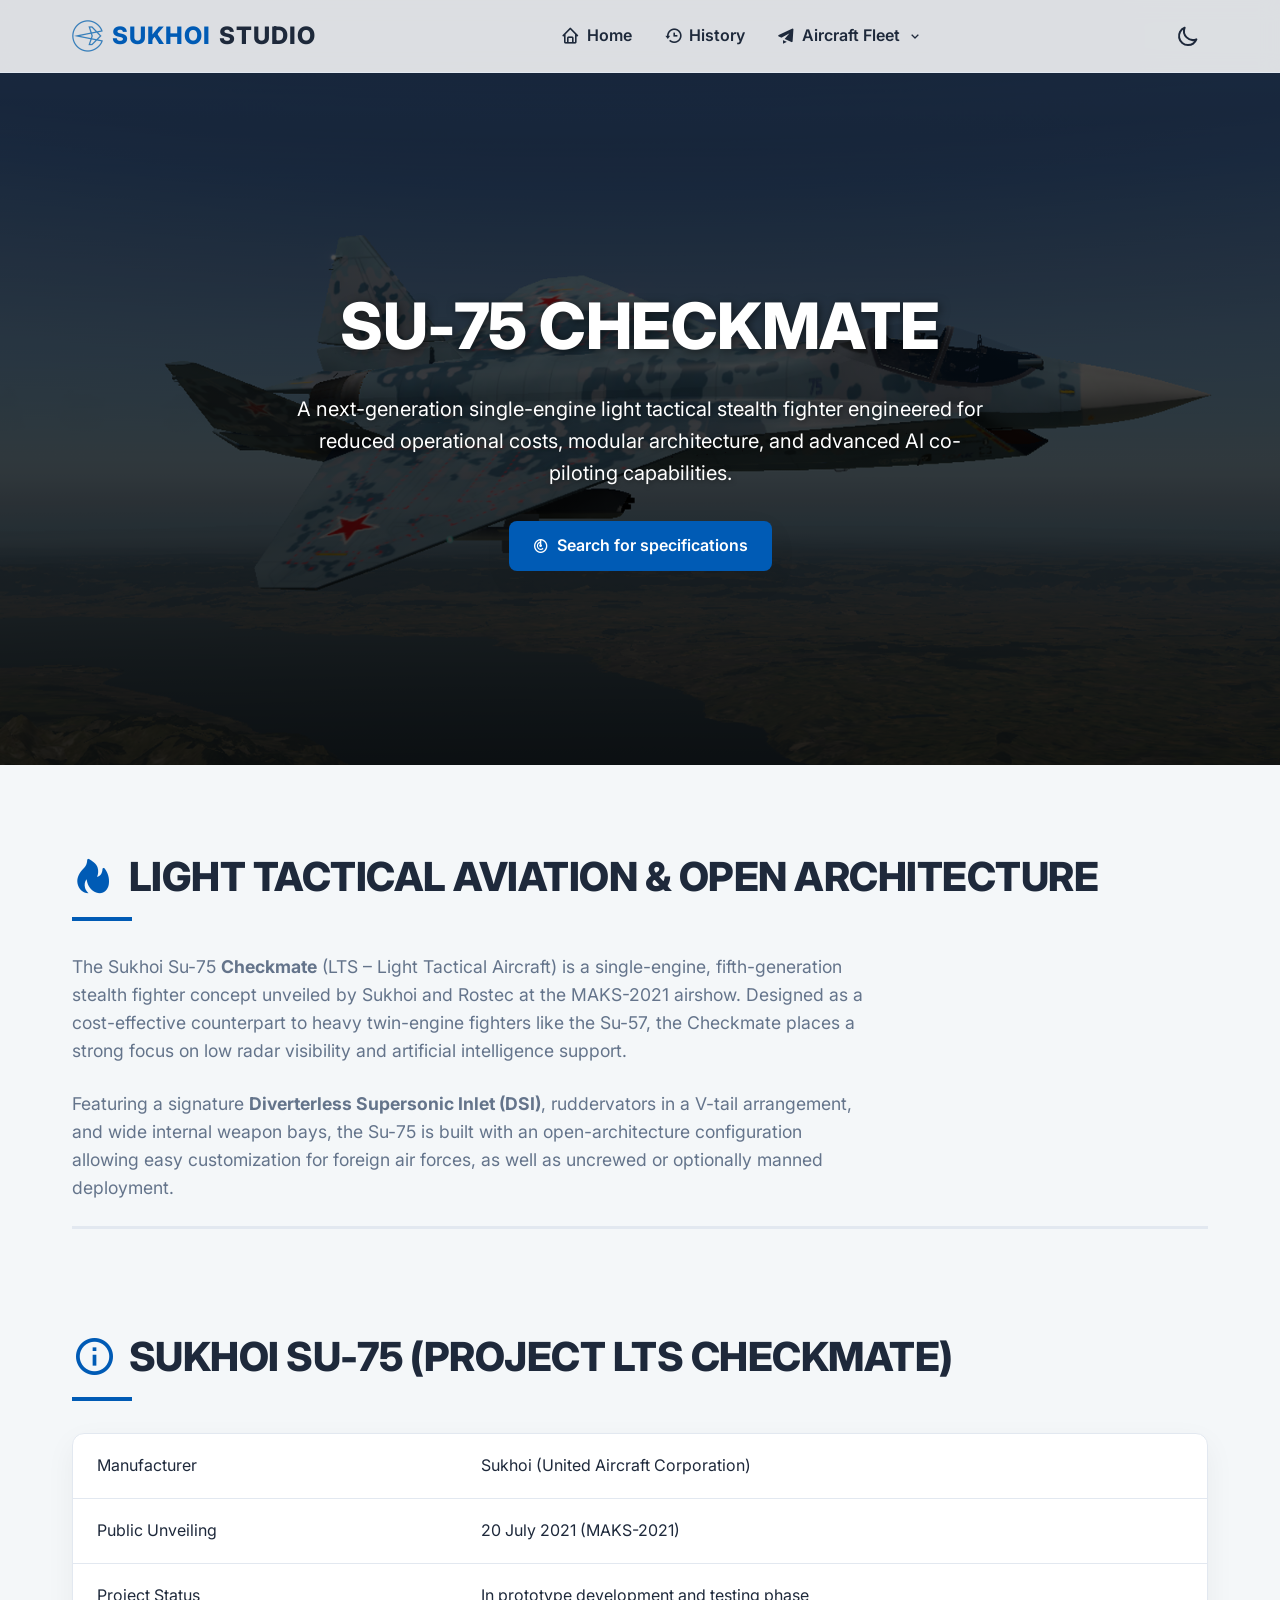
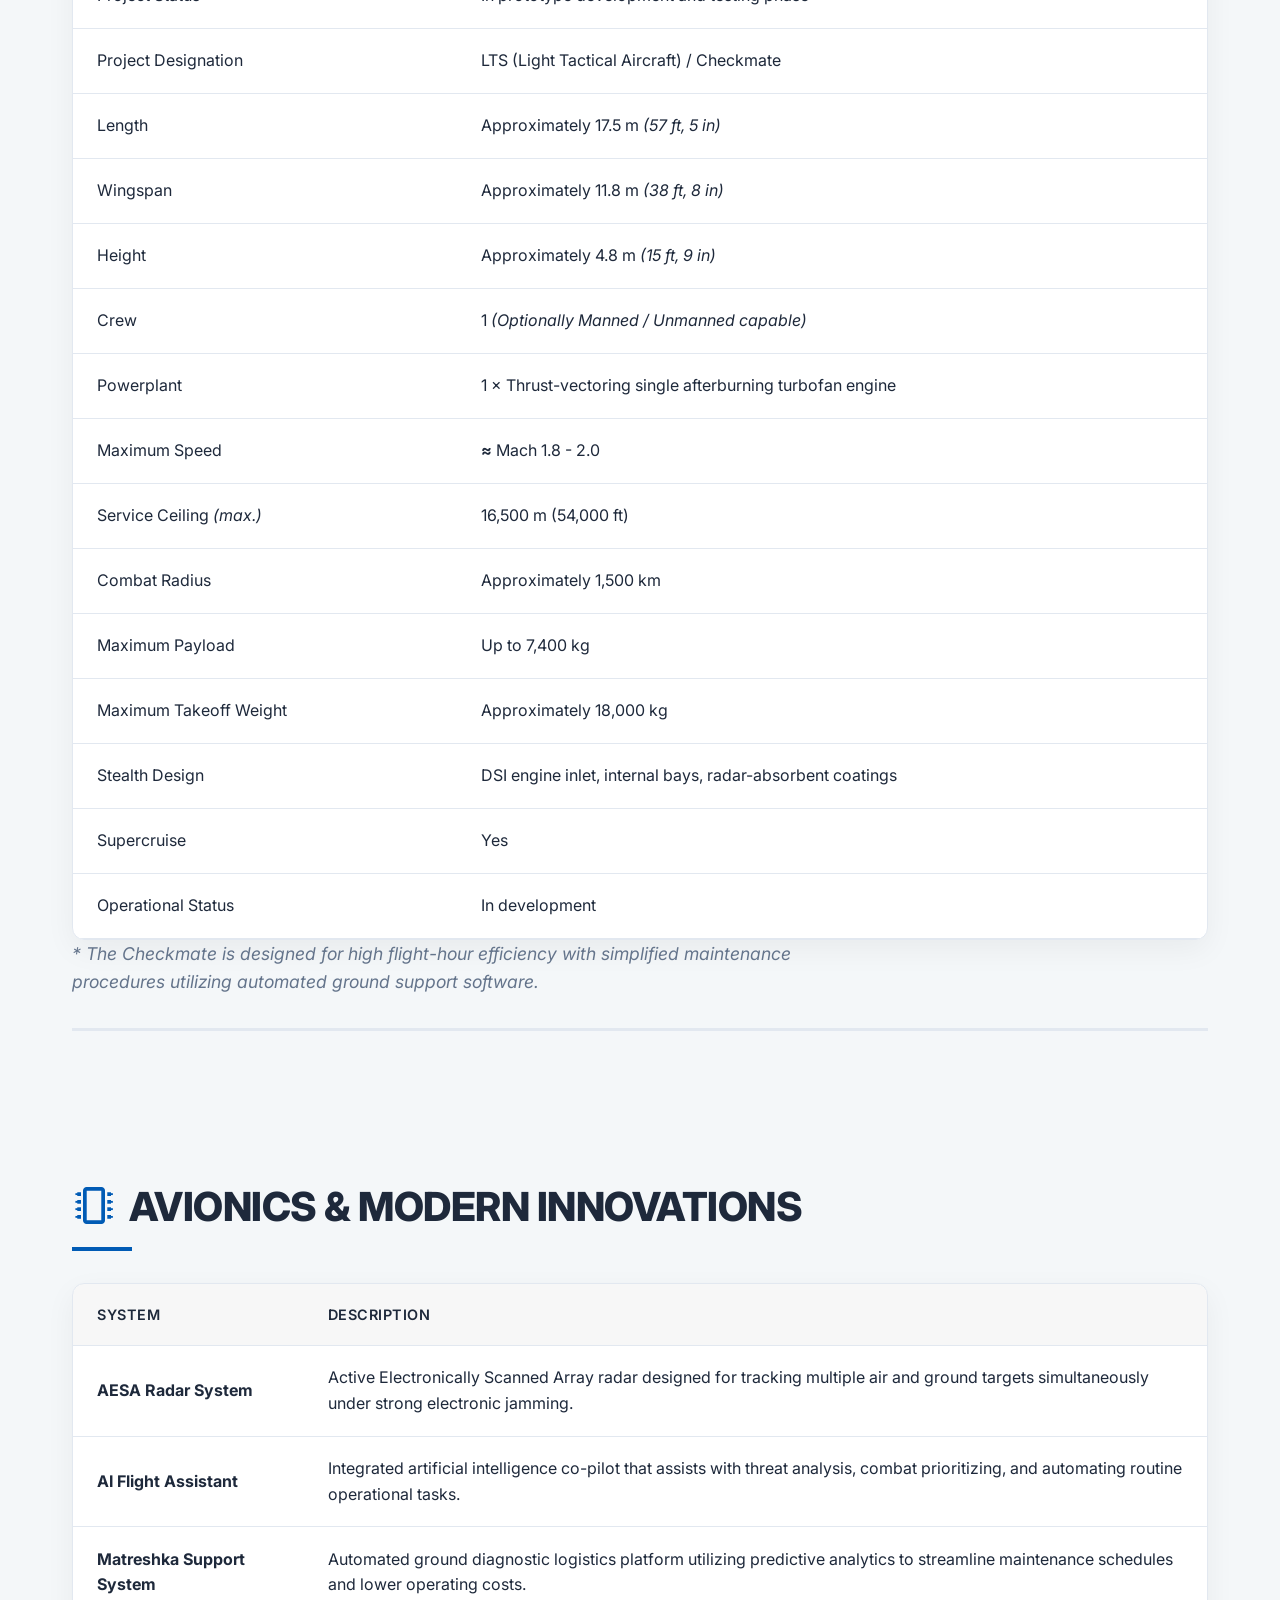
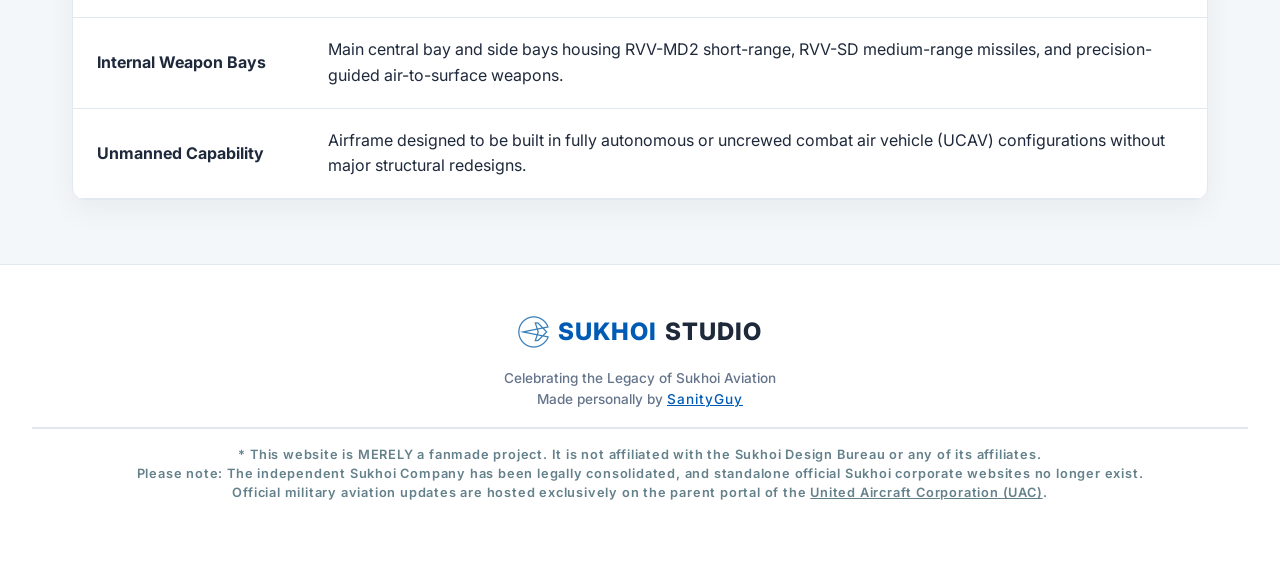
<file: subwebs/su75.html>
<!-- su75.html -->
<!DOCTYPE html>
<html lang="en">
<head>
    <meta charset="UTF-8">
    <meta name="viewport" content="width=device-width, initial-scale=1.0">
    <title>Su-75 Checkmate | Sukhoi Studio</title>
    <link rel="apple-touch-icon" sizes="180x180" href="/assets/apple-touch-icon.png">
    <link rel="icon" type="image/png" sizes="32x32" href="/assets/favicon-32x32.png">
    <link rel="icon" type="image/png" sizes="16x16" href="/assets/favicon-16x16.png">
    <link rel="manifest" href="/assets/site.webmanifest">

    <link href="https://fonts.googleapis.com/css2?family=Inter:wght@300;400;600;800&display=swap" rel="stylesheet">
    <link href="https://unpkg.com/boxicons@2.1.4/css/boxicons.min.css" rel="stylesheet">
    <link href="https://unpkg.com/aos@2.3.1/dist/aos.css" rel="stylesheet">
    <link rel="stylesheet" href="../style.css">
</head>
<body>
    <nav>
        <div class="nav-content">
            <div class="logo">
                <img src="../assets/favicon-32x32.png" alt="Sukhoi Studio Logo" class="logo-icon">
                <span class="logo-accent">SUKHOI</span> STUDIO
            </div>
            <ul class="nav-links">
                <li><a href="/index.html"><i class='bx bx-home'></i> Home</a></li>
                <li><a href="/history.html"><i class='bx bx-history'></i> History</a></li>

                <li class="dropdown-trigger">
                    <a href="#info" class="dropdown-link-title" aria-haspopup="true">
                        <i class='bx bxs-paper-plane'></i> Aircraft Fleet 
                        <i class='bx bx-chevron-down chevron-icon'></i>
                    </a>
                    <div class="dropdown-menu">
                        <div class="dropdown-grid">

                            <div class="dropdown-column featured-jet">
                                <div class="jet-tag">Flagship</div>
                                <h3>Su-57 Felon</h3>
                                <p>Russia's premier 5th-generation stealth air platform.</p>
                                <a href="su57.html" class="btn-dropdown">Explore Specs →</a>
                            </div>

                            <div class="dropdown-column">
                                <span class="column-title">4th Gen Legacy</span>
                                <ul class="submenu-links">
                                    <li><a href="su27.html"><i class='bx bx-shield-quarter'></i> Su-27 Flanker</a></li>
                                    <li><a href="su30.html"><i class='bx bx-crosshair'></i> Su-30 Multirole</a></li>
                                    <li><a href="su34.html"><i class='bx bx-target-lock'></i> Su-34 Fullback</a></li>
                                </ul>
                            </div>

                            <div class="dropdown-column">
                                <span class="column-title">Modern Fleet</span>
                                <ul class="submenu-links">
                                    <li><a href="su35.html"><i class='bx bxs-zap'></i> Su-35 Flanker-E</a></li>
                                    <li><a href="su47.html"><i class='bx bxs-component'></i> Su-47 Berkut</a></li>
                                    <li><a href="su75.html"><i class='bx bxs-hot'></i> Su-75 Checkmate</a></li>
                                </ul>
                            </div>
                        </div>
                    </div>
                </li>
            </ul>
            <button id="theme-toggle" aria-label="Toggle Dark Mode">
                <svg class="sun-icon" xmlns="http://www.w3.org/2000/svg" fill="none" stroke="currentColor" viewBox="0 0 24 24">
                    <path stroke-linecap="round" stroke-linejoin="round" stroke-width="2" d="M12 3v1m0 16v1m9-9h-1M4 12H3m15.364 6.364l-.707-.707M6.343 6.343l-.707-.707m12.728 0l-.707.707M6.343 17.657l-.707.707M6.343 17.657l-.707.707M16 12a4 4 0 11-8 0 4 4 0 018 0z"></path>
                </svg>
                <svg class="moon-icon" xmlns="http://www.w3.org/2000/svg" fill="none" stroke="currentColor" viewBox="0 0 24 24">
                    <path stroke-linecap="round" stroke-linejoin="round" stroke-width="2" d="M20.354 15.354A9 9 0 018.646 3.646 9.003 9.003 0 0012 21a9.003 9.003 0 008.354-5.646z"></path>
                </svg>
            </button>
        </div>
    </nav>

    <header class="hero su75">
        <div class="hero-text" data-aos="fade-up" data-aos-duration="1000">
            <h1>SU-75 CHECKMATE</h1>
            <p>A next-generation single-engine light tactical stealth fighter engineered for reduced operational costs, modular architecture, and advanced AI co-piloting capabilities.
            </p>
            <a class="btn" href="#info"><i class="bx bx-radar"></i> Search for specifications</a>
        </div>
    </header>
    
    <div class="container">
        <section id="info" data-aos="fade-up" data-aos-duration="800">
            <div class="section-header">
                <h2><i class='bx bxs-hot'></i> Light Tactical Aviation & Open Architecture</h2>
                <div class="accent-line"></div>
            </div>
            <p>
                The Sukhoi Su-75 <strong>Checkmate</strong> (LTS – Light Tactical Aircraft) is a single-engine, 
                fifth-generation stealth fighter concept unveiled by Sukhoi and Rostec at the MAKS-2021 airshow. 
                Designed as a cost-effective counterpart to heavy twin-engine fighters like the Su-57, the Checkmate 
                places a strong focus on low radar visibility and artificial intelligence support.
            </p>

            <p>
                Featuring a signature <strong>Diverterless Supersonic Inlet (DSI)</strong>, ruddervators in a V-tail arrangement, 
                and wide internal weapon bays, the Su-75 is built with an open-architecture configuration allowing easy 
                customization for foreign air forces, as well as uncrewed or optionally manned deployment.
            </p>
        </section>
        
        <div class="section-line"></div>

        <section data-aos="fade-up" data-aos-duration="800">
            <div class="section-header" data-aos="fade-up" data-aos-duration="800">
                <h2><i class='bx bx-info-circle'></i> Sukhoi Su-75 (Project LTS Checkmate)</h2>
                <div class="accent-line"></div>
            </div>
            <div class="table-container">
                <table>
                    <tr>
                    <td>Manufacturer</td>
                    <td>Sukhoi (United Aircraft Corporation)</td>
                    </tr>

                    <tr>
                    <td>Public Unveiling</td>
                    <td>20 July 2021 (MAKS-2021)</td>
                    </tr>

                    <tr>
                    <td>Project Status</td>
                    <td>In prototype development and testing phase</td>
                    </tr>

                    <tr>
                    <td>Project Designation</td>
                    <td>LTS (Light Tactical Aircraft) / Checkmate</td>
                    </tr>

                    <tr>
                    <td>Length</td>
                    <td>Approximately 17.5 m <i>(57 ft, 5 in)</i></td>
                    </tr>

                    <tr>
                    <td>Wingspan</td>
                    <td>Approximately 11.8 m <i>(38 ft, 8 in)</i></td>
                    </tr>

                    <tr>
                    <td>Height</td>
                    <td>Approximately 4.8 m <i>(15 ft, 9 in)</i></td>
                    </tr>

                    <tr>
                    <td>Crew</td>
                    <td>1 <i>(Optionally Manned / Unmanned capable)</i></td>
                    </tr>

                    <tr>
                    <td>Powerplant</td>
                    <td>1 × Thrust-vectoring single afterburning turbofan engine</td>
                    </tr>

                    <tr>
                    <td>Maximum Speed</td>
                    <td><strong>≈</strong> Mach 1.8 - 2.0</td>
                    </tr>

                    <tr>
                    <td>Service Ceiling <i>(max.)</i></td>
                    <td>16,500 m (54,000 ft)</td>
                    </tr>

                    <tr>
                    <td>Combat Radius</td>
                    <td>Approximately 1,500 km</td>
                    </tr>

                    <tr>
                    <td>Maximum Payload</td>
                    <td>Up to 7,400 kg</td>
                    </tr>

                    <tr>
                    <td>Maximum Takeoff Weight</td>
                    <td>Approximately 18,000 kg</td>
                    </tr>

                    <tr>
                    <td>Stealth Design</td>
                    <td>DSI engine inlet, internal bays, radar-absorbent coatings</td>
                    </tr>

                    <tr>
                    <td>Supercruise</td>
                    <td>Yes</td>
                    </tr>

                    <tr>
                    <td>Operational Status</td>
                    <td>In development</td>
                    </tr>
                </table>
            </div>
            <p>
            <i>
            * The Checkmate is designed for high flight-hour efficiency with simplified maintenance procedures utilizing automated ground support software.
            </i>
            </p>
        </section>

        <div class="section-line-padding"></div>

        <section data-aos="fade-up" data-aos-duration="800">
            <div class="section-header">
                <h2><i class='bx bx-microchip'></i> Avionics & Modern Innovations</h2>
                <div class="accent-line"></div>
            </div>
            <div class="table-container">
                <table>
                    <thead>
                        <tr>
                            <th>System</th>
                            <th>Description</th>
                        </tr>
                    </thead>
                    <tbody>
                        <tr>
                        <td><strong>AESA Radar System</strong></td>
                        <td>Active Electronically Scanned Array radar designed for tracking multiple air and ground targets simultaneously under strong electronic jamming.</td>
                        </tr>

                        <tr>
                        <td><strong>AI Flight Assistant</strong></td>
                        <td>Integrated artificial intelligence co-pilot that assists with threat analysis, combat prioritizing, and automating routine operational tasks.</td>
                        </tr>

                        <tr>
                        <td><strong>Matreshka Support System</strong></td>
                        <td>Automated ground diagnostic logistics platform utilizing predictive analytics to streamline maintenance schedules and lower operating costs.</td>
                        </tr>

                        <tr>
                        <td><strong>Internal Weapon Bays</strong></td>
                        <td>Main central bay and side bays housing RVV-MD2 short-range, RVV-SD medium-range missiles, and precision-guided air-to-surface weapons.</td>
                        </tr>

                        <tr>
                        <td><strong>Unmanned Capability</strong></td>
                        <td>Airframe designed to be built in fully autonomous or uncrewed combat air vehicle (UCAV) configurations without major structural redesigns.</td>
                        </tr>
                    </tbody>
                </table>
            </div>
        </section>
    </div>

    <footer>
    <div class="footer-content">
        <div class="logo"><img src="../assets/favicon-32x32.png" alt="Logo" class="logo-icon"> <span class="logo-accent">SUKHOI</span> STUDIO</div>
        <p>Celebrating the Legacy of Sukhoi Aviation</p>
        <p>Made personally by <a href="https://github.com" target="_blank" id="github">SanityGuy</a></p>
        <div class="footer-line"></div>
        <p id="warning">
            * This website is MERELY a fanmade project. It is not affiliated with the Sukhoi Design Bureau or any of its affiliates.<br>
            Please note: The independent Sukhoi Company has been legally consolidated, and standalone official Sukhoi corporate websites no longer exist. <br>
            Official military aviation updates are hosted exclusively on the parent portal of the <a href="https://uacrussia.ru/en/" target="_blank">United Aircraft Corporation (UAC)</a>.
        </p>
    </div>
    </footer>

    <script src="https://unpkg.com/aos@2.3.1/dist/aos.js"></script>
    <script src="../script.js"></script>
</body>
</html>
</file>
<file: style.css>
:root {
    --bg-color: #f4f7f9;
    --surface-color: #ffffff;
    --text-main: #1e293b;
    --text-muted: #64748b;
    --warning-color: #64818b;
    --warning-hover: #53b1d3;
    --accent-blue: #005bb5;
    --accent-blue-hover: #004488;
    --accent-red: #d32f2f;
    --border-color: #e2e8f0;
    --nav-bg: rgba(255, 255, 255, 0.85);
    --shadow: 0 10px 30px rgba(0, 0, 0, 0.05);
    --shadow-hover: 0 15px 35px rgba(0, 0, 0, 0.1);
}

[data-theme="dark"] {
    --bg-color: #0b1121;
    --surface-color: #151e32;
    --text-main: #f8fafc;
    --text-muted: #94a3b8;
    --warning-color: #94b3b8;
    --warning-hover: #5cadef;
    --accent-blue: #3b82f6;
    --accent-blue-hover: #60a5fa;
    --accent-red: #ef4444;
    --border-color: #27354f;
    --nav-bg: rgba(11, 17, 33, 0.85);
    --shadow: 0 10px 30px rgba(0, 0, 0, 0.4);
    --shadow-hover: 0 15px 35px rgba(0, 0, 0, 0.6);
}

* {
    margin: 0;
    padding: 0;
    box-sizing: border-box;
    scroll-behavior: smooth;
}

body {
    background-color: var(--bg-color);
    color: var(--text-main);
    font-family: 'Inter', sans-serif;
    line-height: 1.6;
    transition: background-color 0.4s ease, color 0.4s ease;
    overflow-x: hidden;
}

h1, h2, h3 { font-weight: 800; letter-spacing: -0.5px; }
header { scroll-margin-top: 100px; }
section { scroll-margin-top: 100px; padding-top: 5rem; }
section p { font-size: 1.1rem; color: var(--text-muted); margin-bottom: 1.5rem; max-width: 800px; }

.container { max-width: 1200px; margin: 0 auto; padding: 0 2rem 4rem 2rem; }
.section-header { margin-bottom: 2rem; }
.section-header h2 { font-size: 2.5rem; text-transform: uppercase; display: flex; align-items: center; gap: 0.75rem; }
.section-header h2 i { color: var(--accent-blue); font-size: 2.8rem; }
.accent-line { height: 4px; width: 60px; background-color: var(--accent-blue); margin-top: 0.5rem; transition: background-color 0.4s ease; }
.section-line { height: 3px; width: 100%; background-color: var(--border-color); margin-top: 1rem; margin-bottom: 1rem; }
.section-line-padding { height: 3px; width: 100%; background-color: var(--border-color); margin-top: 2rem; margin-bottom: 4rem; }
.footer-line { height: 2px; width: 100%; background-color: var(--border-color); margin-top: 1rem; margin-bottom: 1rem; }
.subsection-title { font-size: 1.5rem; margin-bottom: 1rem; color: var(--text-muted); text-transform: uppercase; letter-spacing: 1px; display: flex; align-items: center; gap: 0.5rem; }
.subsection-title i { color: var(--accent-blue); }

.btn { display: inline-flex; align-items: center; gap: 0.5rem; background-color: var(--accent-blue); color: #ffffff; text-decoration: none; padding: 0.75rem 1.5rem; border-radius: 8px; font-weight: 600; box-shadow: var(--shadow); transition: background-color 0.3s ease, transform 0.3s ease; }
.btn:hover { background-color: var(--accent-blue-hover); transform: translateY(-2px); }

.stat-card { display: flex; flex-direction: row; justify-content: space-between; background-color: var(--surface-color); border-radius: 16px; padding: 24px; box-shadow: var(--shadow); transition: all 0.4s ease; width: 100%; margin-bottom: 1rem; margin-top: 3rem; gap: 1.5rem; }
.stat-card:hover { transform: translateY(-2px); box-shadow: var(--shadow), var(--shadow-hover); }
.stat-item { display: flex; flex-direction: column; flex: 1; text-align: left; }
.stat-item:not(:last-child) { border-right: 1px solid var(--border-color); padding-right: 1.5rem; }
.stat-title { font-size: 13px; font-weight: 600; color: var(--text-muted); text-transform: uppercase; letter-spacing: 0.5px; margin-bottom: 0.25rem; }
.stat-value { font-size: 20px; font-weight: 800; color: var(--text-main); margin: 0; }

nav { position: fixed; top: 0; width: 100%; background: var(--nav-bg); backdrop-filter: blur(10px); border-bottom: 1px solid var(--border-color); z-index: 1000; transition: background-color 0.4s ease, border-color 0.4s ease; }
.nav-content { max-width: 1200px; margin: 0 auto; padding: 1rem 2rem; display: flex; justify-content: space-between; align-items: center; }
.logo { font-size: 1.5rem; font-weight: 800; letter-spacing: 1px; display: flex; align-items: center; gap: 0.5rem; }
.logo-icon { color: var(--accent-blue); font-size: 1.8rem; }
.logo-accent { color: var(--accent-blue); }

.nav-links { display: flex; gap: 2rem; list-style: none; }
.nav-links > li { display: flex; align-items: center; position: relative; height: 100%; }
.nav-links a { color: var(--text-main); text-decoration: none; font-weight: 600; transition: color 0.3s ease; display: flex; align-items: center; gap: 0.4rem; }
.nav-links a i { font-size: 1.2rem; }
.nav-links a:hover { color: var(--accent-blue); }

.dropdown-link-title { cursor: pointer; }
.chevron-icon { font-size: 1rem !important; transition: transform 0.3s ease; }
.dropdown-trigger:hover .chevron-icon { transform: rotate(180deg); }

.dropdown-menu { position: absolute; top: 100%; left: 50%; transform: translateX(-50%) translateY(15px); width: 650px; background: var(--surface-color); border: 1px solid var(--border-color); border-radius: 12px; padding: 1.5rem; box-shadow: var(--shadow); opacity: 0; visibility: hidden; pointer-events: none; transition: opacity 0.3s ease, transform 0.3s ease, visibility 0.3s ease; }
.dropdown-trigger:hover .dropdown-menu, .dropdown-trigger:focus-within .dropdown-menu { opacity: 1; visibility: visible; pointer-events: auto; transform: translateX(-50%) translateY(0); }
.dropdown-grid { display: grid; grid-template-columns: 1.3fr 1fr 1fr; gap: 1.5rem; }
.dropdown-column { display: flex; flex-direction: column; }
.dropdown-column .column-title { font-size: 11px; font-weight: 700; color: var(--text-muted); text-transform: uppercase; letter-spacing: 1px; margin-bottom: 0.75rem; }

.submenu-links { list-style: none; display: flex; flex-direction: column; gap: 0.5rem; }
.submenu-links a { font-size: 14px; font-weight: 500 !important; color: var(--text-muted) !important; padding: 0.25rem 0; transition: all 0.3s ease; }
.submenu-links a:hover { color: var(--accent-blue) !important; transform: translateX(4px); }
.submenu-links a i { font-size: 1.1rem !important; }

.dropdown-column.featured-jet { background: var(--bg-color); border: 1px solid var(--border-color); padding: 1rem; border-radius: 8px; transition: border-color 0.4s ease, background-color 0.4s ease; }
.jet-tag { align-self: flex-start; background: var(--accent-red); color: #ffffff; font-size: 9px; font-weight: 800; text-transform: uppercase; padding: 2px 6px; border-radius: 4px; letter-spacing: 0.5px; margin-bottom: 0.5rem; }
.dropdown-column.featured-jet h3 { font-size: 1.1rem; color: var(--text-main); margin-bottom: 0.25rem; }
.dropdown-column.featured-jet p { font-size: 12px; line-height: 1.4; color: var(--text-muted); margin-bottom: 1rem; }
.btn-dropdown { font-size: 12px !important; font-weight: 700; color: var(--accent-blue) !important; text-decoration: none; }
.btn-dropdown:hover { color: var(--accent-blue-hover) !important; }

.placeholder-container { display: flex; align-items: center; justify-content: center; min-height: calc(100vh - 120px); padding-top: 80px; background-color: var(--bg-color); transition: background-color 0.4s ease; }
.placeholder-card { background-color: var(--surface-color); border: 1px solid var(--border-color); box-shadow: var(--shadow); border-radius: 16px; padding: 3rem; text-align: center; max-width: 500px; width: 90%; transition: all 0.4s ease; }
.radar-scan { display: inline-flex; position: relative; margin-bottom: 1rem; }
.placeholder-icon { color: var(--accent-blue); font-size: 4rem; animation: pulse 2s infinite ease-in-out; }
.accent-line.m-auto { margin: 0.75rem auto 1.5rem auto; }
.placeholder-card h1 { font-size: 2.2rem; text-transform: uppercase; color: var(--text-main); }
footer { width: 100%; text-align: center; padding-bottom: 2rem; background-color: var(--bg-color); transition: background-color 0.4s ease; }
.footer-content p { font-size: 0.85rem; color: var(--text-muted); font-weight: 500; }
@keyframes pulse { 0% { transform: scale(1); opacity: 1; } 50% { transform: scale(1.1); opacity: 0.7; } 100% { transform: scale(1); opacity: 1; } }

#theme-toggle { background: transparent; color: var(--text-main); border: none; cursor: pointer; width: 40px; height: 40px; border-radius: 50%; display: flex; align-items: center; justify-content: center; transition: background-color 0.3s ease, color 0.3s ease; }
#theme-toggle:hover { background: var(--surface-color); color: var(--accent-blue); }
#theme-toggle svg { width: 24px; height: 24px; }
[data-theme="dark"] .moon-icon { display: none; }
:root:not([data-theme="dark"]) .sun-icon { display: none; }

#github { color: var(--accent-blue); text-decoration: underline; letter-spacing: 1px; transform: scale(1); transition: all 0.4s ease; }
#github:hover { color: var(--accent-blue-hover); font-weight: 600; text-underline-offset: 3px; transform: scale(1.5); letter-spacing: 1.5px; text-decoration: underline; }
#github:active { color: var(--accent-blue-hover); }
#github:visited { color: var(--accent-blue); }

#warning { color: var(--warning-color); font-size: 0.8rem; margin-top: 1rem; margin-bottom: 1rem; text-align: center; letter-spacing: 0.8px; line-height: 1.5; font-weight: 600; }
#warning a { color: var(--warning-color); text-decoration: underline; font-weight: 600; transition: all 0.4s ease; }
#warning a:hover { color: var(--warning-hover); font-weight: 600; text-underline-offset: 3px; font-size: 0.85rem; }
#warning a:active, #warning a:visited { color: var(--text-muted); text-decoration: none; letter-spacing: 0.8px; font-weight: 600; }

#flags { font-size: 1.5rem; margin-left: 0.2rem; border: 1px solid var(--border-color); border-radius: 4px; background-color: var(--surface-color); color: var(--text-main); transition: all 0.4s ease; transform: translateY(0px); }
#flags:hover { border: 1px solid var(--border-color); background-color: var(--surface-color); color: var(--text-main); transform: translateY(-2px); }

.hero { height: 85vh; background-size: cover; background-position: center; background-attachment: fixed; display: flex; align-items: center; justify-content: center; text-align: center; color: white; padding: 25rem 0rem 20rem 0; }
.hero.home { background-image: linear-gradient(rgba(0,0,0,0.6), rgba(0,0,0,0.8)), url('assets/aircrafts/aircraft_su27.jpg'); }
.hero.history { background-image: linear-gradient(rgba(0,0,0,0.7), rgba(0,0,0,0.8)), url('assets/aircrafts/aircraft_su35.jpg'); }
.hero.su57 { background-image: linear-gradient(rgba(0,0,0,0.6), rgba(0,0,0,0.9)), url('assets/aircrafts/aircraft_su57.jpg'); }
.hero.su27 { background-image: linear-gradient(rgba(0,0,0,0.6), rgba(0,0,0,0.9)), url('assets/aircrafts/su27_2.jpg'); }
.hero.su30 { background-image: linear-gradient(rgba(0,0,0,0.6), rgba(0,0,0,0.9)), url('assets/aircrafts/su30.jpg'); }
.hero.su34 { background-image: linear-gradient(rgba(0,0,0,0.6), rgba(0,0,0,0.9)), url('assets/aircrafts/su34.jpg'); }
.hero.su35 { background-image: linear-gradient(rgba(0,0,0,0.6), rgba(0,0,0,0.9)), url('assets/aircrafts/su_35.jpg'); }
.hero.su47 { background-image: linear-gradient(rgba(0,0,0,0.6), rgba(0,0,0,0.9)), url('assets/aircrafts/su_47.jpg'); }
.hero.su75 { background-image: linear-gradient(rgba(0,0,0,0.6), rgba(0,0,0,0.9)), url('assets/aircrafts/su_75.png'); }
.hero-text h1 { font-size: 4rem; margin-bottom: 1rem; text-transform: uppercase; text-shadow: 2px 2px 10px rgba(0,0,0,0.5); }
.hero-text p { font-size: 1.25rem; max-width: 700px; margin: 0 auto 2rem auto; text-shadow: 1px 1px 5px rgba(0,0,0,0.5); }

.table-container { width: 100%; overflow-x: auto; background-color: var(--surface-color); border-radius: 12px; border: 1px solid var(--border-color); box-shadow: var(--shadow); transition: background-color 0.4s ease, border-color 0.4s ease; }

table { width: 100%; border-collapse: collapse; text-align: left; }
th, td { padding: 1.2rem 1.5rem; border-bottom: 1px solid var(--border-color); }
th { background-color: rgba(0, 0, 0, 0.03); font-weight: 600; text-transform: uppercase; font-size: 0.9rem; letter-spacing: 0.5px; }
[data-theme="dark"] th { background-color: rgba(255, 255, 255, 0.03); }
tr:hover { background-color: rgba(0, 0, 0, 0.02); }
[data-theme="dark"] tr:hover { background-color: rgba(255, 255, 255, 0.02); }

.media-grid { display: grid; gap: 2rem; }
.media-grid.images { grid-template-columns: repeat(auto-fit, minmax(300px, 1fr)); }
.media-grid.videos { grid-template-columns: repeat(auto-fit, minmax(400px, 1fr)); }

.media-card {
    position: relative;
    border-radius: 8px;
    overflow: hidden;
    box-shadow: var(--shadow);
    cursor: pointer;
}
.media-card img {
    width: 100%;
    height: 250px;
    object-fit: cover;
    display: block;
    transition: transform 0.5s ease;
}
.media-overlay {
    position: absolute;
    bottom: 0; left: 0; right: 0;
    background: linear-gradient(transparent, rgba(0,0,0,0.8));
    padding: 1.5rem 1rem 1rem;
    color: white;
    font-weight: 600;
    transform: translateY(100%);
    transition: transform 0.3s ease;
}
.media-card:hover img { transform: scale(1.05); }
.media-card:hover .media-overlay { transform: translateY(0); }

.video-container {
    position: relative;
    padding-bottom: 56.25%;
    height: 0;
    border-radius: 8px;
    overflow: hidden;
    box-shadow: var(--shadow);
    border: 1px solid var(--border-color);
}
.video-container iframe { position: absolute; top: 0; left: 0; width: 100%; height: 100%; }

footer {
    background-color: var(--surface-color);
    border-top: 1px solid var(--border-color);
    padding: 3rem 2rem;
    text-align: center;
    transition: all 0.4s ease;
}
footer .logo { justify-content: center; margin-bottom: 1rem; }
footer p { color: var(--text-muted); font-size: 0.9rem; }

@media (max-width: 768px) {
    .nav-links { display: none; }
    .hero-text h1 { font-size: 2.5rem; }
}
</file>
